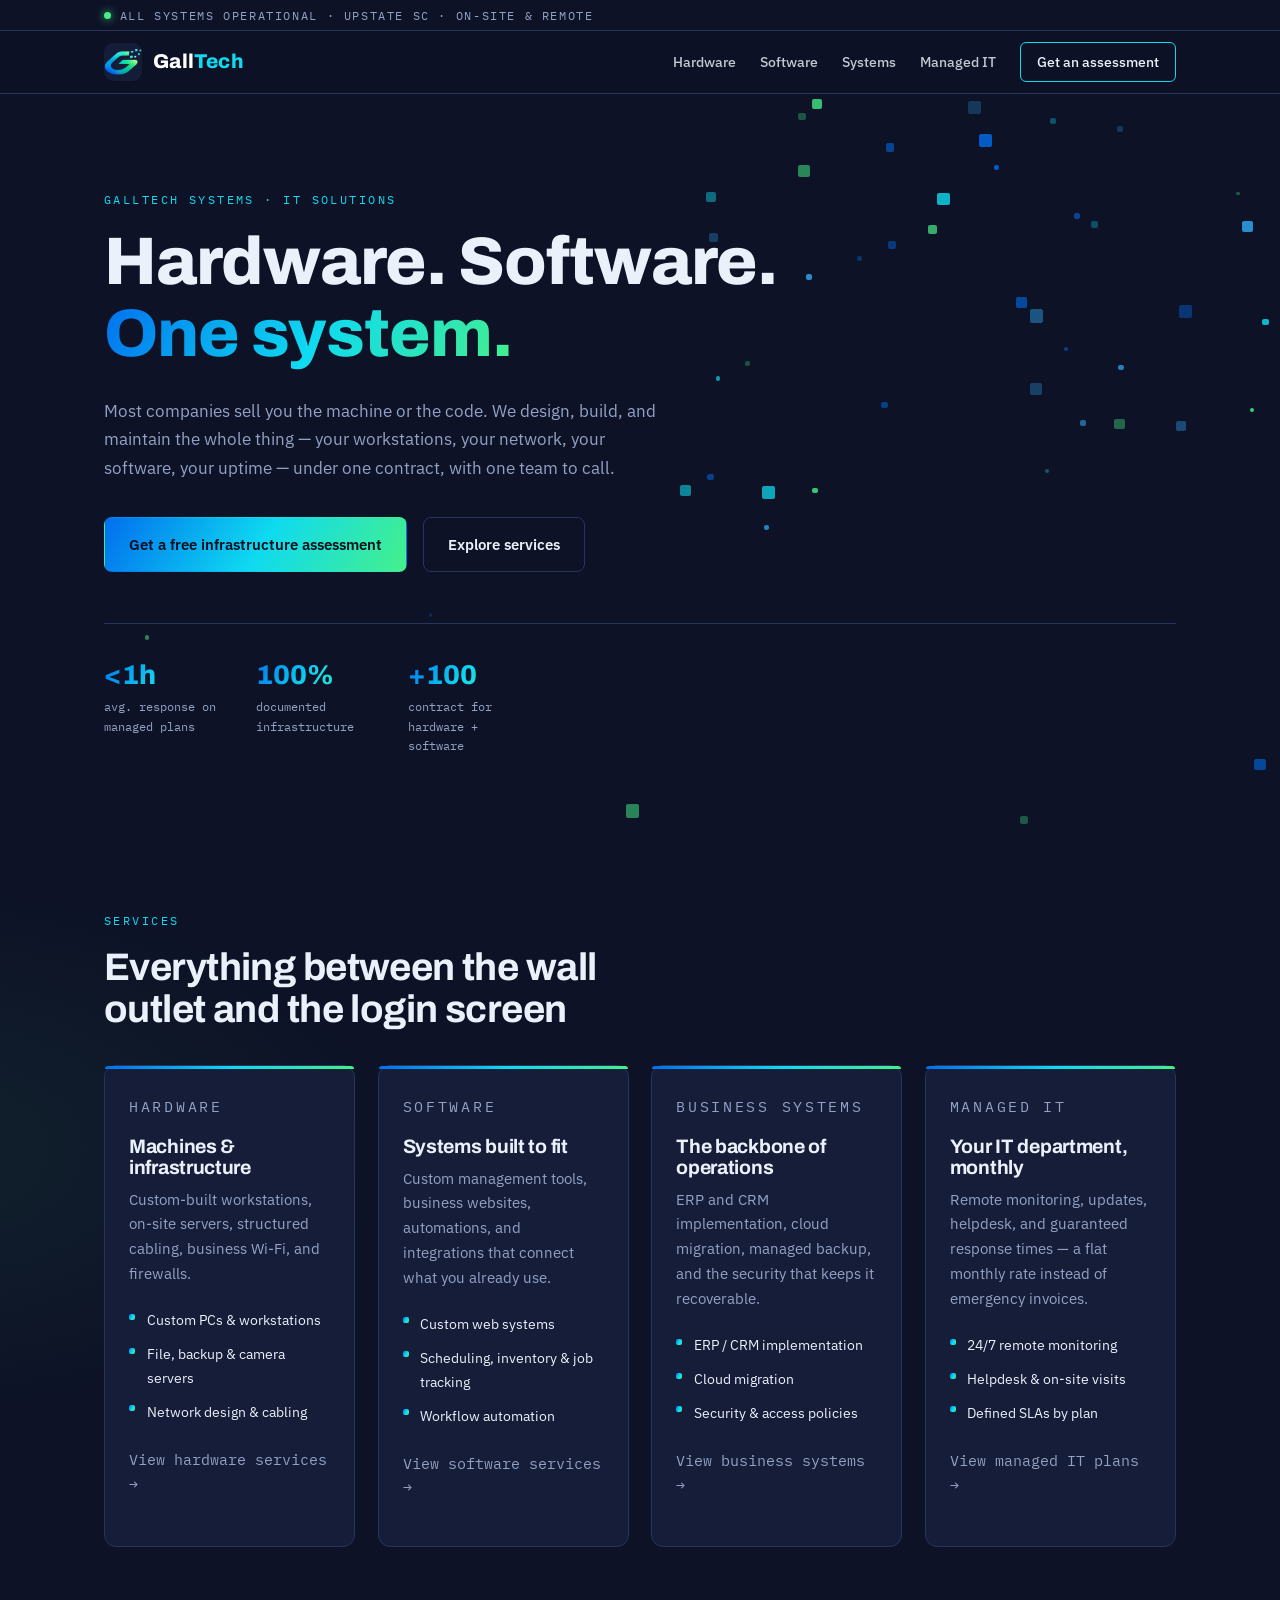
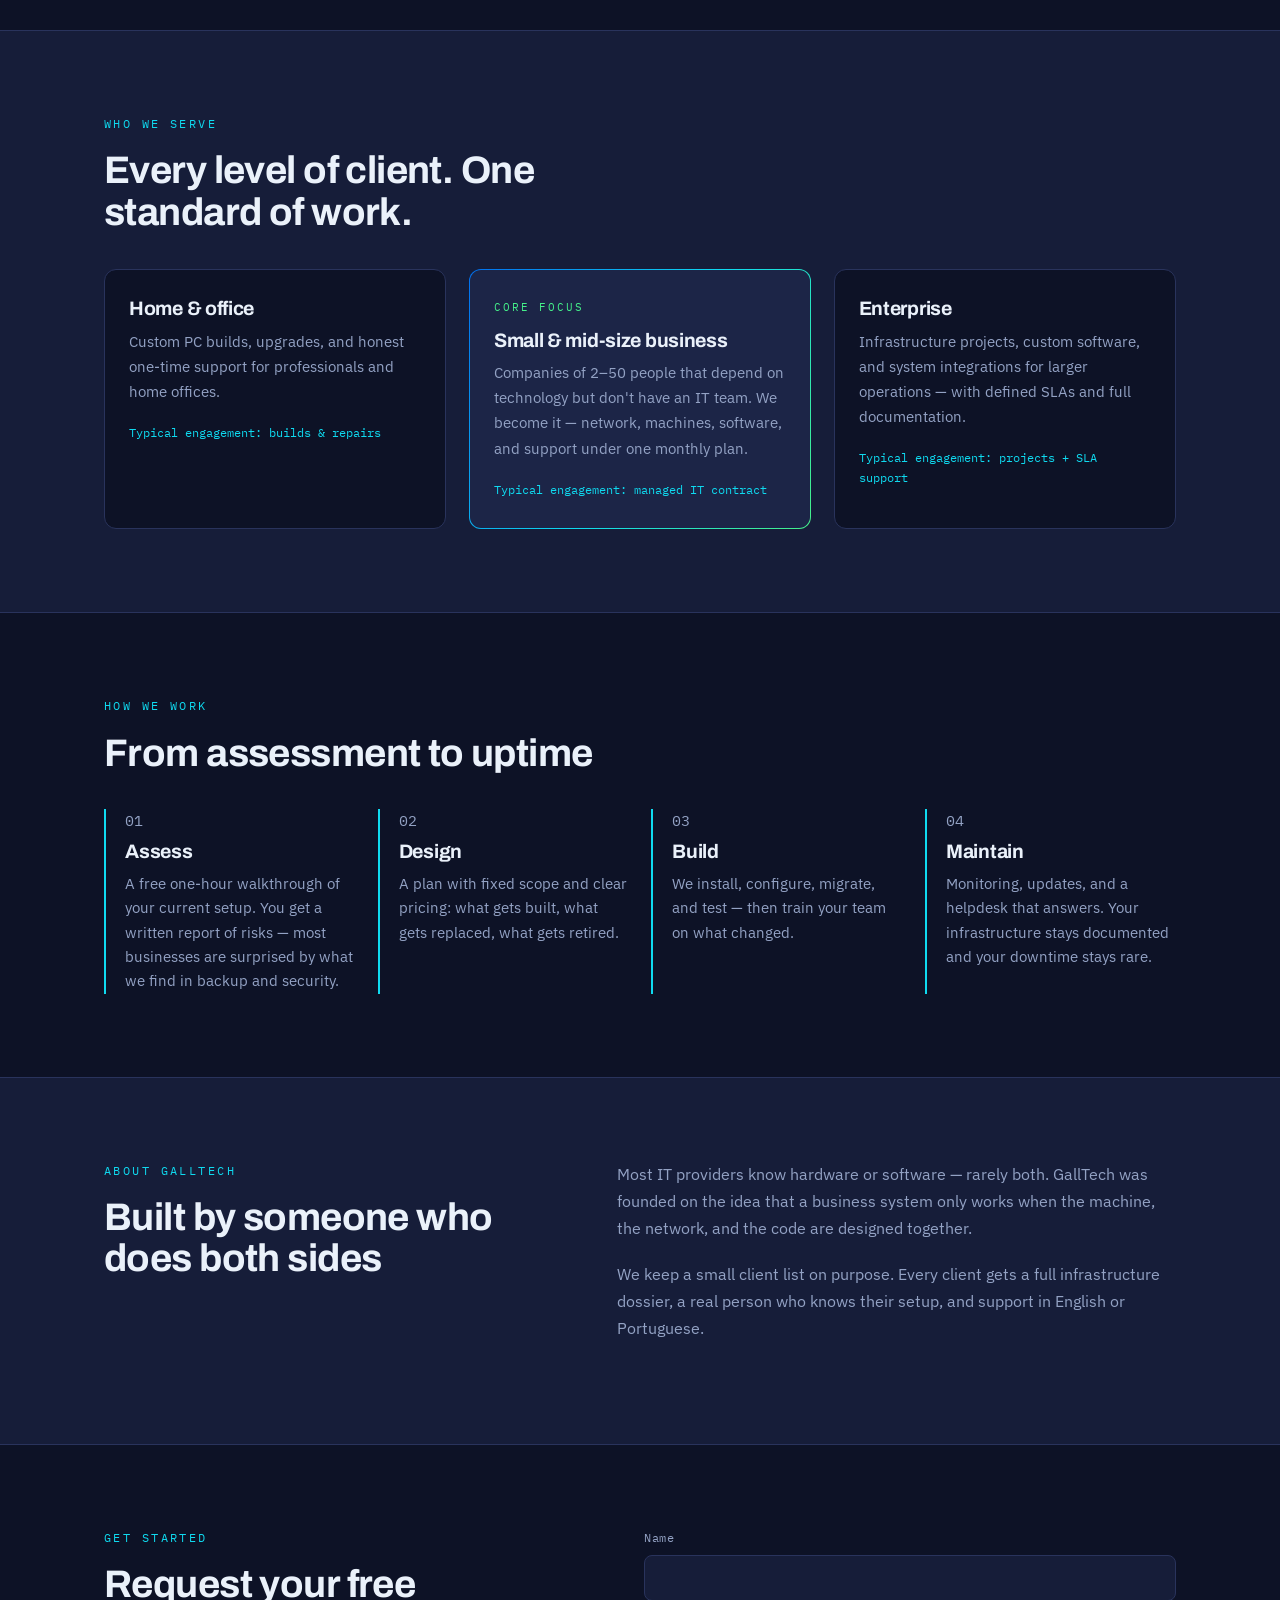
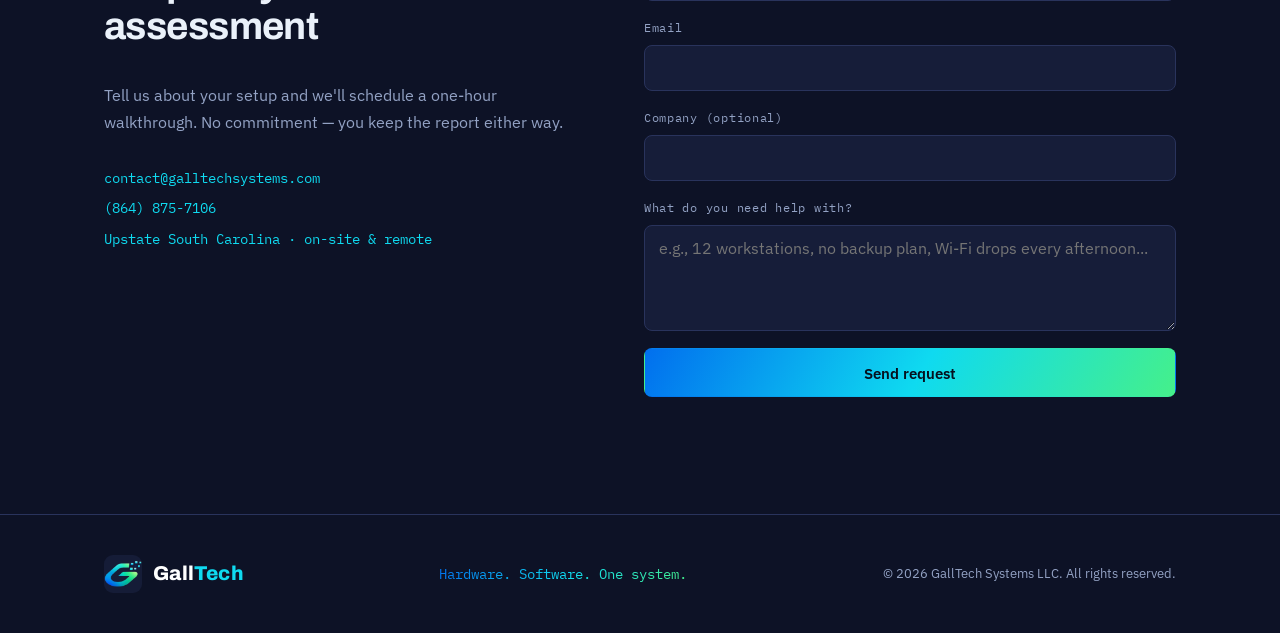
<file: index.html>
<!DOCTYPE html>
<html lang="en">
<head>
  <meta charset="UTF-8">
  <meta name="viewport" content="width=device-width, initial-scale=1.0">
  <title>GallTech — Hardware. Software. One system.</title>
  <meta name="description" content="GallTech designs, builds, and maintains complete technology systems for homes, small businesses, and enterprises. Hardware, software, and managed IT under one contract.">
  <link rel="icon" href="assets/logo.png">
  <link rel="preconnect" href="https://fonts.googleapis.com">
  <link rel="preconnect" href="https://fonts.gstatic.com" crossorigin>
  <link href="https://fonts.googleapis.com/css2?family=Archivo:wght@500;700;800&family=IBM+Plex+Sans:wght@400;500;600&family=IBM+Plex+Mono:wght@400;500&display=swap" rel="stylesheet">
  <link rel="stylesheet" href="styles.css">
</head>
<body>

  <!-- ===== STATUS STRIP ===== -->
  <div class="status-strip">
    <div class="status-inner">
      <span class="dot" aria-hidden="true"></span>
      <span>ALL SYSTEMS OPERATIONAL · UPSTATE SC · ON-SITE &amp; REMOTE</span>
    </div>
  </div>

  <!-- ===== NAV ===== -->
  <header class="nav" id="top">
    <div class="nav-inner">
      <a href="index.html" class="brand" aria-label="GallTech home">
        <img src="assets/logo.png" alt="GallTech logo">
        <span class="brand-name">Gall<span>Tech</span></span>
      </a>
      <nav class="nav-links" id="navLinks" aria-label="Main navigation">
        <a href="hardware.html">Hardware</a>
        <a href="software.html">Software</a>
        <a href="business-systems.html">Systems</a>
        <a href="managed-it.html">Managed IT</a>
        <a href="index.html#contact" class="nav-cta">Get an assessment</a>
      </nav>
      <button class="nav-toggle" id="navToggle" aria-expanded="false" aria-controls="navLinks" aria-label="Open menu">
        <span></span><span></span><span></span>
      </button>
    </div>
  </header>

  <!-- ===== HERO ===== -->
  <section class="hero">
    <div class="pixel-field" aria-hidden="true"></div>
    <div class="hero-inner">
      <p class="eyebrow">GALLTECH SYSTEMS · IT SOLUTIONS</p>
      <h1>Hardware. Software.<br><span class="grad-text">One system.</span></h1>
      <p class="hero-sub">Most companies sell you the machine or the code. We design, build, and maintain the whole thing — your workstations, your network, your software, your uptime — under one contract, with one team to call.</p>
      <div class="hero-actions">
        <a href="index.html#contact" class="btn btn-primary">Get a free infrastructure assessment</a>
        <a href="#services" class="btn btn-ghost">Explore services</a>
      </div>
      <ul class="hero-stats" aria-label="Company highlights">
        <li><strong>&lt;1h</strong><span>avg. response on managed plans</span></li>
        <li><strong>100%</strong><span>documented infrastructure</span></li>
        <li><strong>+100</strong><span>contract for hardware + software</span></li>
      </ul>
    </div>
  </section>

  <!-- ===== SERVICES ===== -->
  <section class="section" id="services">
    <div class="section-inner">
      <p class="eyebrow">SERVICES</p>
      <h2>Everything between the wall outlet and the login screen</h2>
      <div class="cards">
        <a class="card reveal" href="hardware.html">
          <p class="card-label">HARDWARE</p>
          <h3>Machines &amp; infrastructure</h3>
          <p>Custom-built workstations, on-site servers, structured cabling, business Wi-Fi, and firewalls.</p>
          <ul>
            <li>Custom PCs &amp; workstations</li>
            <li>File, backup &amp; camera servers</li>
            <li>Network design &amp; cabling</li>
          </ul>
          <p class="card-more">View hardware services →</p>
        </a>
        <a class="card reveal" href="software.html">
          <p class="card-label">SOFTWARE</p>
          <h3>Systems built to fit</h3>
          <p>Custom management tools, business websites, automations, and integrations that connect what you already use.</p>
          <ul>
            <li>Custom web systems</li>
            <li>Scheduling, inventory &amp; job tracking</li>
            <li>Workflow automation</li>
          </ul>
          <p class="card-more">View software services →</p>
        </a>
        <a class="card reveal" href="business-systems.html">
          <p class="card-label">BUSINESS SYSTEMS</p>
          <h3>The backbone of operations</h3>
          <p>ERP and CRM implementation, cloud migration, managed backup, and the security that keeps it recoverable.</p>
          <ul>
            <li>ERP / CRM implementation</li>
            <li>Cloud migration</li>
            <li>Security &amp; access policies</li>
          </ul>
          <p class="card-more">View business systems →</p>
        </a>
        <a class="card reveal" href="managed-it.html">
          <p class="card-label">MANAGED IT</p>
          <h3>Your IT department, monthly</h3>
          <p>Remote monitoring, updates, helpdesk, and guaranteed response times — a flat monthly rate instead of emergency invoices.</p>
          <ul>
            <li>24/7 remote monitoring</li>
            <li>Helpdesk &amp; on-site visits</li>
            <li>Defined SLAs by plan</li>
          </ul>
          <p class="card-more">View managed IT plans →</p>
        </a>
      </div>
    </div>
  </section>

  <!-- ===== WHO WE SERVE ===== -->
  <section class="section section-alt" id="who">
    <div class="section-inner">
      <p class="eyebrow">WHO WE SERVE</p>
      <h2>Every level of client. One standard of work.</h2>
      <div class="tiers">
        <article class="tier reveal">
          <h3>Home &amp; office</h3>
          <p>Custom PC builds, upgrades, and honest one-time support for professionals and home offices.</p>
          <p class="tier-note">Typical engagement: builds &amp; repairs</p>
        </article>
        <article class="tier tier-featured reveal">
          <p class="tier-flag">CORE FOCUS</p>
          <h3>Small &amp; mid-size business</h3>
          <p>Companies of 2–50 people that depend on technology but don't have an IT team. We become it — network, machines, software, and support under one monthly plan.</p>
          <p class="tier-note">Typical engagement: managed IT contract</p>
        </article>
        <article class="tier reveal">
          <h3>Enterprise</h3>
          <p>Infrastructure projects, custom software, and system integrations for larger operations — with defined SLAs and full documentation.</p>
          <p class="tier-note">Typical engagement: projects + SLA support</p>
        </article>
      </div>
    </div>
  </section>

  <!-- ===== PROCESS ===== -->
  <section class="section" id="process">
    <div class="section-inner">
      <p class="eyebrow">HOW WE WORK</p>
      <h2>From assessment to uptime</h2>
      <ol class="steps">
        <li class="step reveal">
          <p class="step-num">01</p>
          <h3>Assess</h3>
          <p>A free one-hour walkthrough of your current setup. You get a written report of risks — most businesses are surprised by what we find in backup and security.</p>
        </li>
        <li class="step reveal">
          <p class="step-num">02</p>
          <h3>Design</h3>
          <p>A plan with fixed scope and clear pricing: what gets built, what gets replaced, what gets retired.</p>
        </li>
        <li class="step reveal">
          <p class="step-num">03</p>
          <h3>Build</h3>
          <p>We install, configure, migrate, and test — then train your team on what changed.</p>
        </li>
        <li class="step reveal">
          <p class="step-num">04</p>
          <h3>Maintain</h3>
          <p>Monitoring, updates, and a helpdesk that answers. Your infrastructure stays documented and your downtime stays rare.</p>
        </li>
      </ol>
    </div>
  </section>

  <!-- ===== ABOUT ===== -->
  <section class="section section-alt" id="about">
    <div class="section-inner about-grid">
      <div>
        <p class="eyebrow">ABOUT GALLTECH</p>
        <h2>Built by someone who does both sides</h2>
      </div>
      <div class="about-copy">
        <p>Most IT providers know hardware or software — rarely both. GallTech was founded on the idea that a business system only works when the machine, the network, and the code are designed together.</p>
        <p>We keep a small client list on purpose. Every client gets a full infrastructure dossier, a real person who knows their setup, and support in English or Portuguese.</p>
      </div>
    </div>
  </section>

  <!-- ===== CONTACT ===== -->
  <section class="section" id="contact">
    <div class="section-inner contact-grid">
      <div>
        <p class="eyebrow">GET STARTED</p>
        <h2>Request your free assessment</h2>
        <p class="contact-sub">Tell us about your setup and we'll schedule a one-hour walkthrough. No commitment — you keep the report either way.</p>
        <p class="contact-line mono">contact@galltechsystems.com</p>
        <p class="contact-line mono">(864) 875-7106</p>
        <p class="contact-line mono">Upstate South Carolina · on-site &amp; remote</p>
      </div>
      <!-- Replace YOUR_FORM_ID with your Formspree form ID -->
      <form class="contact-form" action="https://formspree.io/f/YOUR_FORM_ID" method="POST">
        <label>Name
          <input type="text" name="name" required autocomplete="name">
        </label>
        <label>Email
          <input type="email" name="email" required autocomplete="email">
        </label>
        <label>Company (optional)
          <input type="text" name="company" autocomplete="organization">
        </label>
        <label>What do you need help with?
          <textarea name="message" rows="4" required placeholder="e.g., 12 workstations, no backup plan, Wi-Fi drops every afternoon..."></textarea>
        </label>
        <button type="submit" class="btn btn-primary">Send request</button>
        <p class="form-status" id="formStatus" role="status"></p>
      </form>
    </div>
  </section>

  <!-- ===== FOOTER ===== -->
  <footer class="footer">
    <div class="footer-inner">
      <a href="index.html" class="brand" aria-label="GallTech home">
        <img src="assets/logo.png" alt="GallTech logo">
        <span class="brand-name">Gall<span>Tech</span></span>
      </a>
      <p class="mono">Hardware. Software. One system.</p>
      <p class="footer-copy">&copy; 2026 GallTech Systems LLC. All rights reserved.</p>
    </div>
  </footer>

  <script src="script.js"></script>
</body>
</html>
</file>
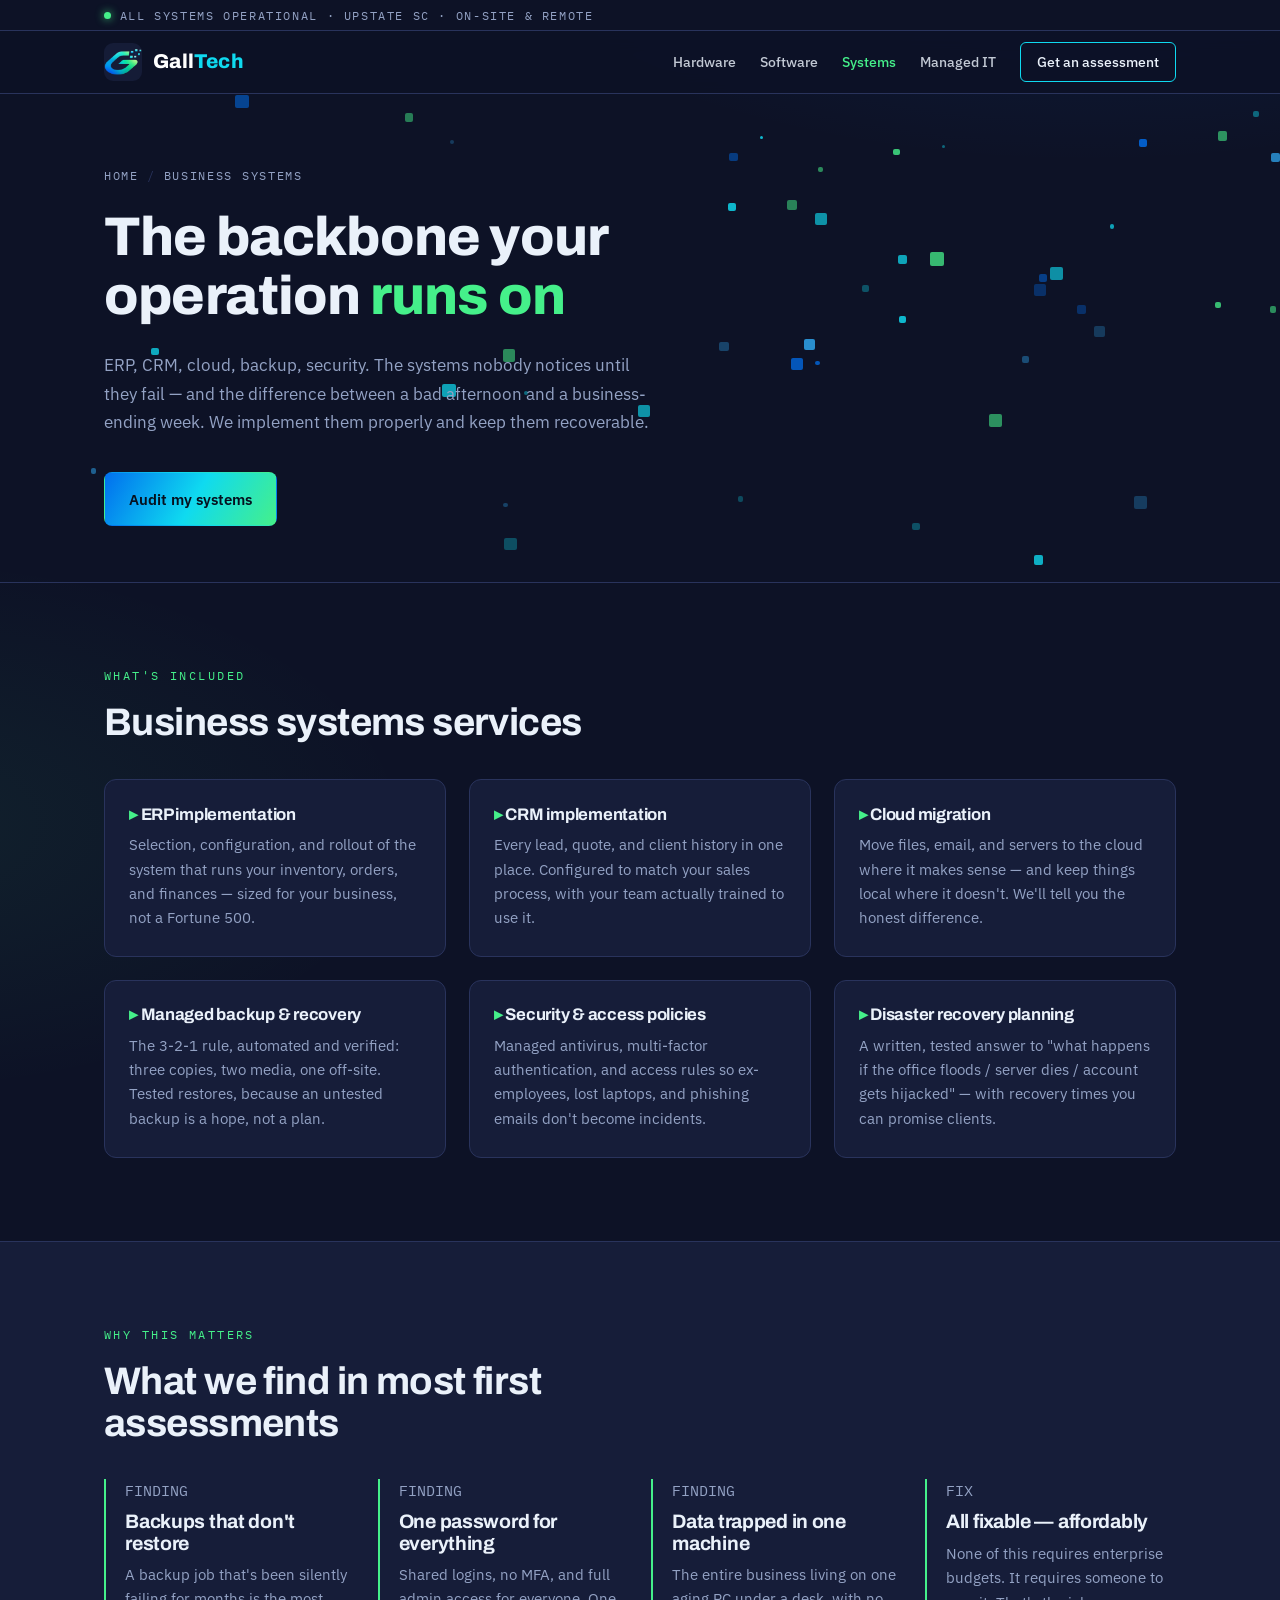
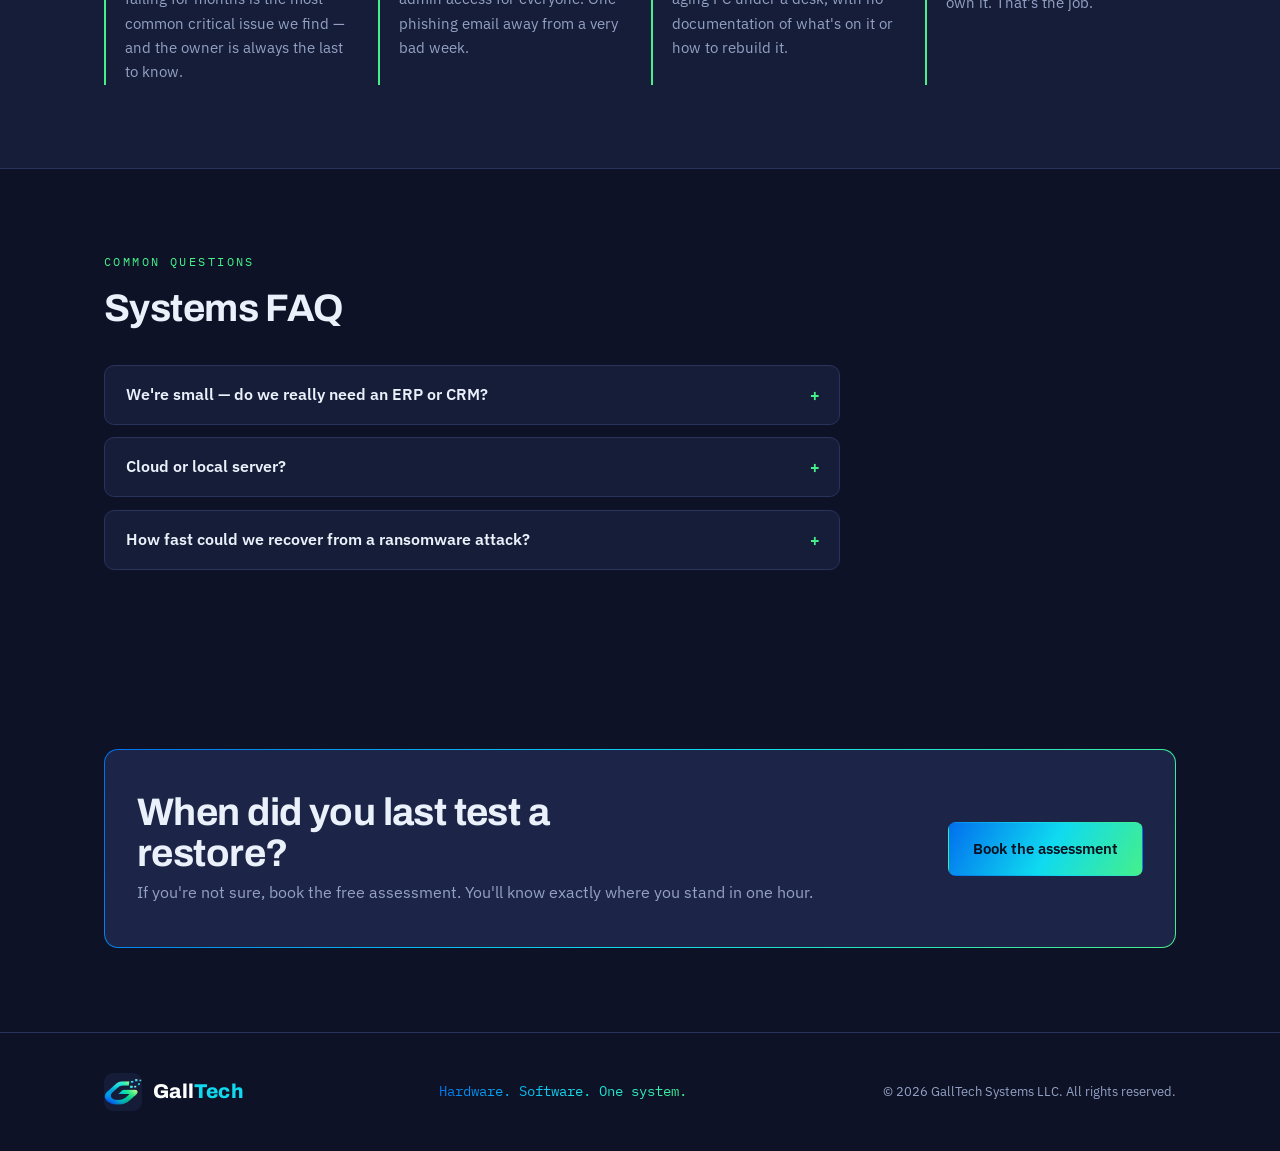
<file: business-systems.html>
<!DOCTYPE html>
<html lang="en">
<head>
  <meta charset="UTF-8">
  <meta name="viewport" content="width=device-width, initial-scale=1.0">
  <title>Business Systems — GallTech</title>
  <meta name="description" content="ERP and CRM implementation, cloud migration, managed backup, and security policies. GallTech builds the systems backbone that keeps your operation running and recoverable.">
  <link rel="icon" href="assets/logo.png">
  <link rel="preconnect" href="https://fonts.googleapis.com">
  <link rel="preconnect" href="https://fonts.gstatic.com" crossorigin>
  <link href="https://fonts.googleapis.com/css2?family=Archivo:wght@500;700;800&family=IBM+Plex+Sans:wght@400;500;600&family=IBM+Plex+Mono:wght@400;500&display=swap" rel="stylesheet">
  <link rel="stylesheet" href="styles.css">
</head>
<body data-accent="green">

  <div class="status-strip">
    <div class="status-inner">
      <span class="dot" aria-hidden="true"></span>
      <span>ALL SYSTEMS OPERATIONAL · UPSTATE SC · ON-SITE &amp; REMOTE</span>
    </div>
  </div>

  <header class="nav" id="top">
    <div class="nav-inner">
      <a href="index.html" class="brand" aria-label="GallTech home">
        <img src="assets/logo.png" alt="GallTech logo">
        <span class="brand-name">Gall<span>Tech</span></span>
      </a>
      <nav class="nav-links" id="navLinks" aria-label="Main navigation">
        <a href="hardware.html">Hardware</a>
        <a href="software.html">Software</a>
        <a href="business-systems.html" aria-current="page">Systems</a>
        <a href="managed-it.html">Managed IT</a>
        <a href="index.html#contact" class="nav-cta">Get an assessment</a>
      </nav>
      <button class="nav-toggle" id="navToggle" aria-expanded="false" aria-controls="navLinks" aria-label="Open menu">
        <span></span><span></span><span></span>
      </button>
    </div>
  </header>

  <section class="page-hero">
    <div class="pixel-field" aria-hidden="true"></div>
    <div class="hero-inner">
      <p class="crumb"><a href="index.html">HOME</a><span class="sep">/</span>BUSINESS SYSTEMS</p>
      <h1>The backbone your operation <span class="accent-word">runs on</span></h1>
      <p class="hero-sub">ERP, CRM, cloud, backup, security. The systems nobody notices until they fail — and the difference between a bad afternoon and a business-ending week. We implement them properly and keep them recoverable.</p>
      <div class="hero-actions">
        <a href="index.html#contact" class="btn btn-primary">Audit my systems</a>
      </div>
    </div>
  </section>

  <section class="section">
    <div class="section-inner">
      <p class="eyebrow">WHAT'S INCLUDED</p>
      <h2>Business systems services</h2>
      <div class="detail-grid">
        <article class="detail reveal">
          <h3>ERP implementation</h3>
          <p>Selection, configuration, and rollout of the system that runs your inventory, orders, and finances — sized for your business, not a Fortune 500.</p>
        </article>
        <article class="detail reveal">
          <h3>CRM implementation</h3>
          <p>Every lead, quote, and client history in one place. Configured to match your sales process, with your team actually trained to use it.</p>
        </article>
        <article class="detail reveal">
          <h3>Cloud migration</h3>
          <p>Move files, email, and servers to the cloud where it makes sense — and keep things local where it doesn't. We'll tell you the honest difference.</p>
        </article>
        <article class="detail reveal">
          <h3>Managed backup &amp; recovery</h3>
          <p>The 3-2-1 rule, automated and verified: three copies, two media, one off-site. Tested restores, because an untested backup is a hope, not a plan.</p>
        </article>
        <article class="detail reveal">
          <h3>Security &amp; access policies</h3>
          <p>Managed antivirus, multi-factor authentication, and access rules so ex-employees, lost laptops, and phishing emails don't become incidents.</p>
        </article>
        <article class="detail reveal">
          <h3>Disaster recovery planning</h3>
          <p>A written, tested answer to "what happens if the office floods / server dies / account gets hijacked" — with recovery times you can promise clients.</p>
        </article>
      </div>
    </div>
  </section>

  <section class="section section-alt">
    <div class="section-inner">
      <p class="eyebrow">WHY THIS MATTERS</p>
      <h2>What we find in most first assessments</h2>
      <ol class="steps">
        <li class="step reveal">
          <p class="step-num">FINDING</p>
          <h3>Backups that don't restore</h3>
          <p>A backup job that's been silently failing for months is the most common critical issue we find — and the owner is always the last to know.</p>
        </li>
        <li class="step reveal">
          <p class="step-num">FINDING</p>
          <h3>One password for everything</h3>
          <p>Shared logins, no MFA, and full admin access for everyone. One phishing email away from a very bad week.</p>
        </li>
        <li class="step reveal">
          <p class="step-num">FINDING</p>
          <h3>Data trapped in one machine</h3>
          <p>The entire business living on one aging PC under a desk, with no documentation of what's on it or how to rebuild it.</p>
        </li>
        <li class="step reveal">
          <p class="step-num">FIX</p>
          <h3>All fixable — affordably</h3>
          <p>None of this requires enterprise budgets. It requires someone to own it. That's the job.</p>
        </li>
      </ol>
    </div>
  </section>

  <section class="section">
    <div class="section-inner">
      <p class="eyebrow">COMMON QUESTIONS</p>
      <h2>Systems FAQ</h2>
      <div class="faq">
        <details class="reveal">
          <summary>We're small — do we really need an ERP or CRM?</summary>
          <p>Maybe not yet, and we'll say so. Many clients start with a well-organized shared drive, a simple CRM, and solid backup — then grow into bigger systems when the volume justifies it.</p>
        </details>
        <details class="reveal">
          <summary>Cloud or local server?</summary>
          <p>It depends on your internet reliability, data size, and workflow. Often the answer is hybrid: cloud for email and files, local for cameras and heavy data. We quote both honestly.</p>
        </details>
        <details class="reveal">
          <summary>How fast could we recover from a ransomware attack?</summary>
          <p>With our managed backup setup, the target is same-day recovery for critical data. If you can't answer this question today, that's exactly what the free assessment is for.</p>
        </details>
      </div>
    </div>
  </section>

  <section class="section">
    <div class="section-inner">
      <div class="cta-banner reveal">
        <div>
          <h2>When did you last test a restore?</h2>
          <p>If you're not sure, book the free assessment. You'll know exactly where you stand in one hour.</p>
        </div>
        <a href="index.html#contact" class="btn btn-primary">Book the assessment</a>
      </div>
    </div>
  </section>

  <footer class="footer">
    <div class="footer-inner">
      <a href="index.html" class="brand" aria-label="GallTech home">
        <img src="assets/logo.png" alt="GallTech logo">
        <span class="brand-name">Gall<span>Tech</span></span>
      </a>
      <p class="mono">Hardware. Software. One system.</p>
      <p class="footer-copy">&copy; 2026 GallTech Systems LLC. All rights reserved.</p>
    </div>
  </footer>

  <script src="script.js"></script>
</body>
</html>
</file>
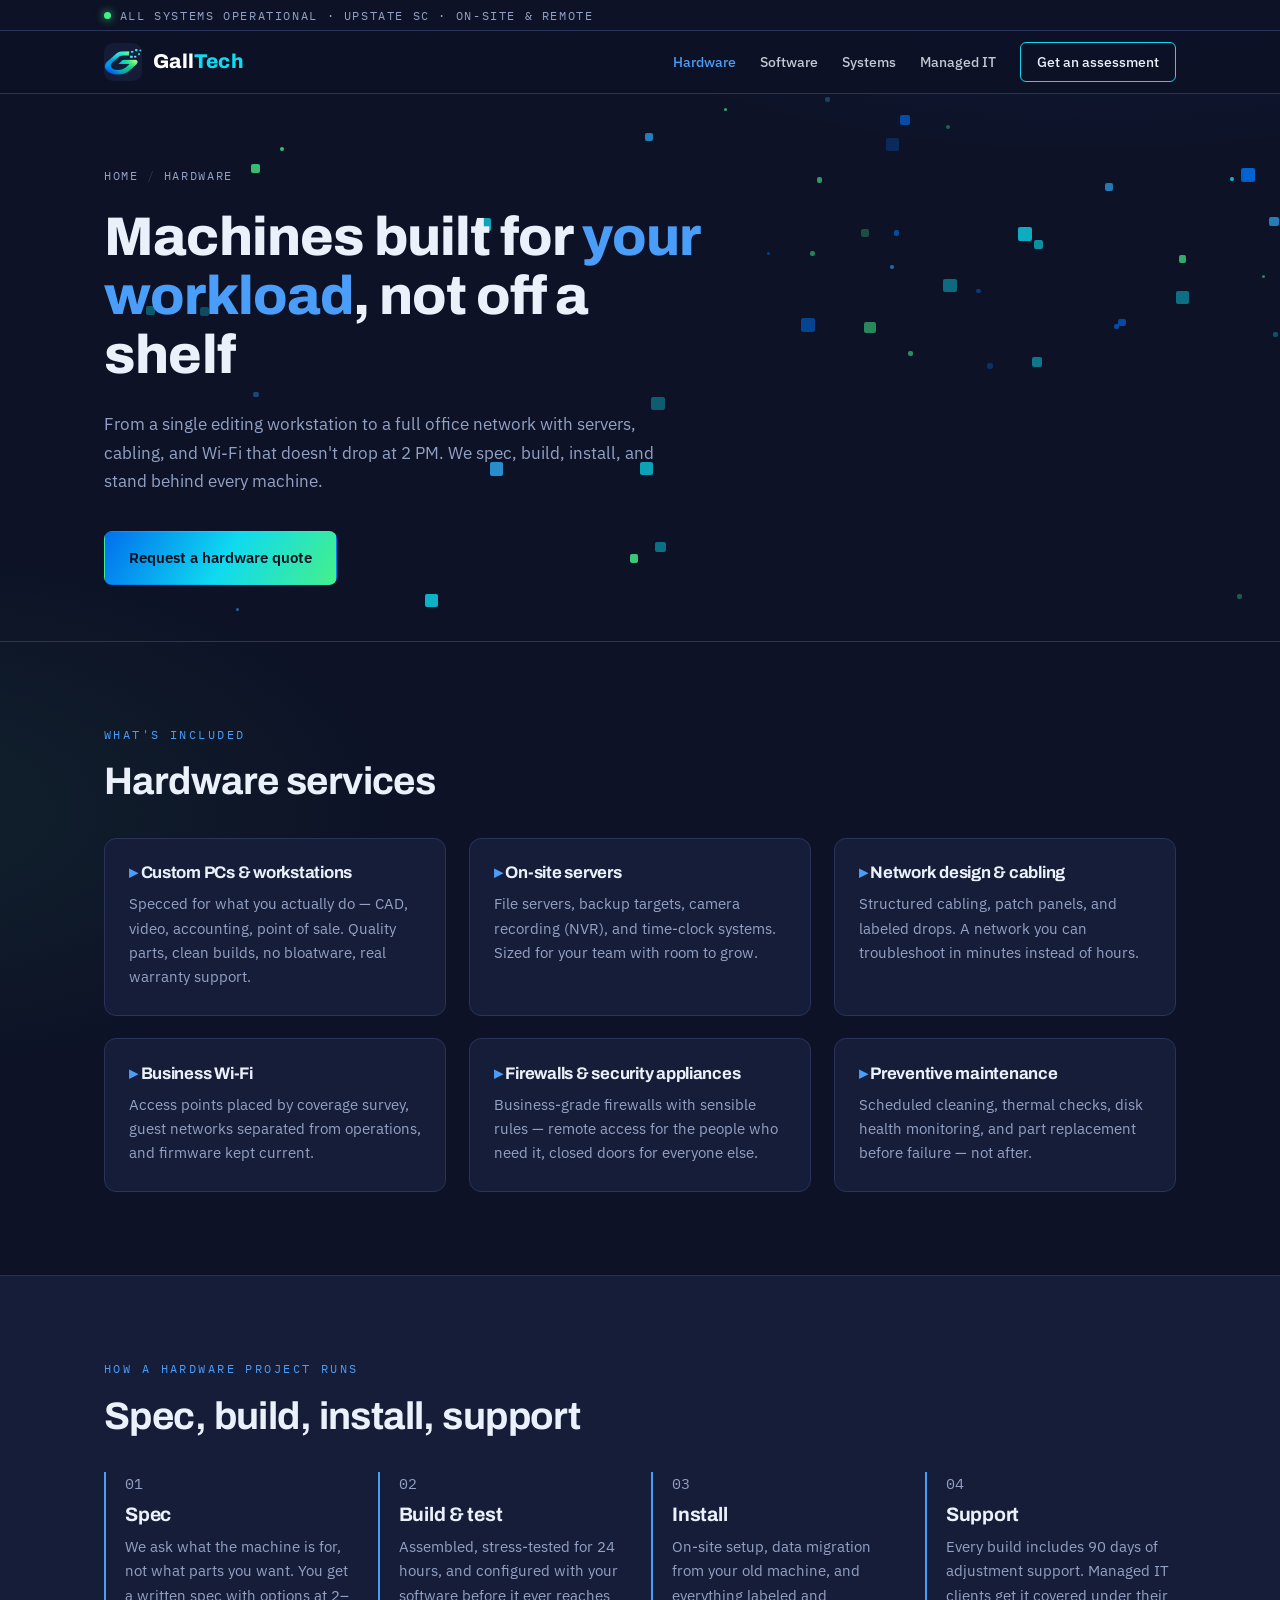
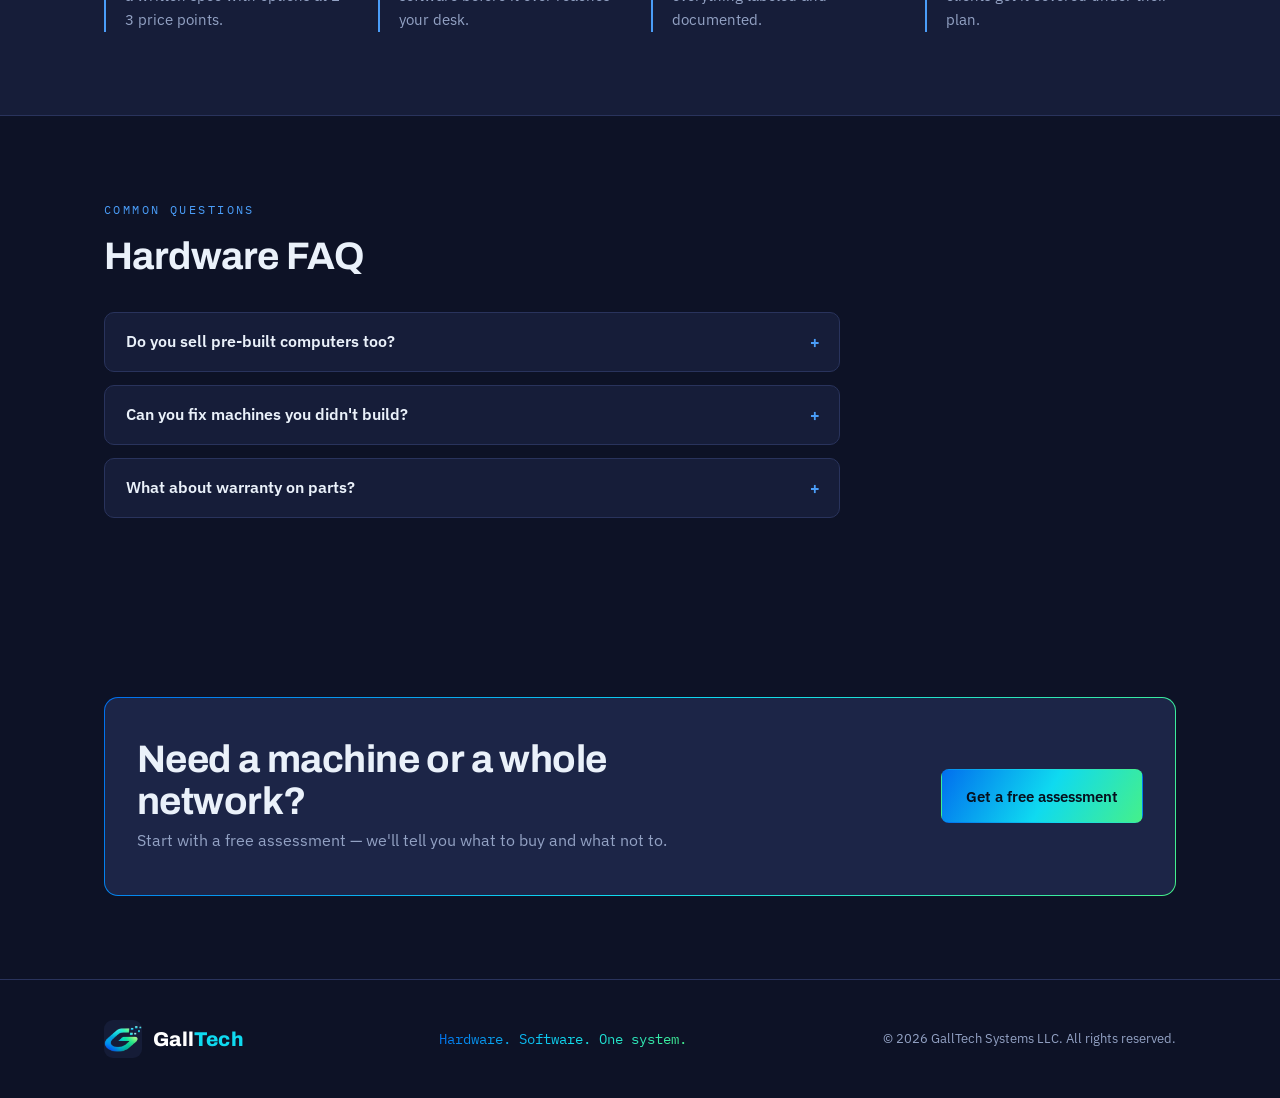
<file: hardware.html>
<!DOCTYPE html>
<html lang="en">
<head>
  <meta charset="UTF-8">
  <meta name="viewport" content="width=device-width, initial-scale=1.0">
  <title>Hardware Services — GallTech</title>
  <meta name="description" content="Custom workstations, on-site servers, network design, structured cabling, and business Wi-Fi. GallTech builds hardware infrastructure for your workload — not off a shelf.">
  <link rel="icon" href="assets/logo.png">
  <link rel="preconnect" href="https://fonts.googleapis.com">
  <link rel="preconnect" href="https://fonts.gstatic.com" crossorigin>
  <link href="https://fonts.googleapis.com/css2?family=Archivo:wght@500;700;800&family=IBM+Plex+Sans:wght@400;500;600&family=IBM+Plex+Mono:wght@400;500&display=swap" rel="stylesheet">
  <link rel="stylesheet" href="styles.css">
</head>
<body data-accent="blue">

  <div class="status-strip">
    <div class="status-inner">
      <span class="dot" aria-hidden="true"></span>
      <span>ALL SYSTEMS OPERATIONAL · UPSTATE SC · ON-SITE &amp; REMOTE</span>
    </div>
  </div>

  <header class="nav" id="top">
    <div class="nav-inner">
      <a href="index.html" class="brand" aria-label="GallTech home">
        <img src="assets/logo.png" alt="GallTech logo">
        <span class="brand-name">Gall<span>Tech</span></span>
      </a>
      <nav class="nav-links" id="navLinks" aria-label="Main navigation">
        <a href="hardware.html" aria-current="page">Hardware</a>
        <a href="software.html">Software</a>
        <a href="business-systems.html">Systems</a>
        <a href="managed-it.html">Managed IT</a>
        <a href="index.html#contact" class="nav-cta">Get an assessment</a>
      </nav>
      <button class="nav-toggle" id="navToggle" aria-expanded="false" aria-controls="navLinks" aria-label="Open menu">
        <span></span><span></span><span></span>
      </button>
    </div>
  </header>

  <section class="page-hero">
    <div class="pixel-field" aria-hidden="true"></div>
    <div class="hero-inner">
      <p class="crumb"><a href="index.html">HOME</a><span class="sep">/</span>HARDWARE</p>
      <h1>Machines built for <span class="accent-word">your workload</span>, not off a shelf</h1>
      <p class="hero-sub">From a single editing workstation to a full office network with servers, cabling, and Wi-Fi that doesn't drop at 2 PM. We spec, build, install, and stand behind every machine.</p>
      <div class="hero-actions">
        <a href="index.html#contact" class="btn btn-primary">Request a hardware quote</a>
      </div>
    </div>
  </section>

  <section class="section">
    <div class="section-inner">
      <p class="eyebrow">WHAT'S INCLUDED</p>
      <h2>Hardware services</h2>
      <div class="detail-grid">
        <article class="detail reveal">
          <h3>Custom PCs &amp; workstations</h3>
          <p>Specced for what you actually do — CAD, video, accounting, point of sale. Quality parts, clean builds, no bloatware, real warranty support.</p>
        </article>
        <article class="detail reveal">
          <h3>On-site servers</h3>
          <p>File servers, backup targets, camera recording (NVR), and time-clock systems. Sized for your team with room to grow.</p>
        </article>
        <article class="detail reveal">
          <h3>Network design &amp; cabling</h3>
          <p>Structured cabling, patch panels, and labeled drops. A network you can troubleshoot in minutes instead of hours.</p>
        </article>
        <article class="detail reveal">
          <h3>Business Wi-Fi</h3>
          <p>Access points placed by coverage survey, guest networks separated from operations, and firmware kept current.</p>
        </article>
        <article class="detail reveal">
          <h3>Firewalls &amp; security appliances</h3>
          <p>Business-grade firewalls with sensible rules — remote access for the people who need it, closed doors for everyone else.</p>
        </article>
        <article class="detail reveal">
          <h3>Preventive maintenance</h3>
          <p>Scheduled cleaning, thermal checks, disk health monitoring, and part replacement before failure — not after.</p>
        </article>
      </div>
    </div>
  </section>

  <section class="section section-alt">
    <div class="section-inner">
      <p class="eyebrow">HOW A HARDWARE PROJECT RUNS</p>
      <h2>Spec, build, install, support</h2>
      <ol class="steps">
        <li class="step reveal">
          <p class="step-num">01</p>
          <h3>Spec</h3>
          <p>We ask what the machine is for, not what parts you want. You get a written spec with options at 2–3 price points.</p>
        </li>
        <li class="step reveal">
          <p class="step-num">02</p>
          <h3>Build &amp; test</h3>
          <p>Assembled, stress-tested for 24 hours, and configured with your software before it ever reaches your desk.</p>
        </li>
        <li class="step reveal">
          <p class="step-num">03</p>
          <h3>Install</h3>
          <p>On-site setup, data migration from your old machine, and everything labeled and documented.</p>
        </li>
        <li class="step reveal">
          <p class="step-num">04</p>
          <h3>Support</h3>
          <p>Every build includes 90 days of adjustment support. Managed IT clients get it covered under their plan.</p>
        </li>
      </ol>
    </div>
  </section>

  <section class="section">
    <div class="section-inner">
      <p class="eyebrow">COMMON QUESTIONS</p>
      <h2>Hardware FAQ</h2>
      <div class="faq">
        <details class="reveal">
          <summary>Do you sell pre-built computers too?</summary>
          <p>Yes — when a quality pre-built is the right call for the budget, we source it, configure it, and support it. We recommend what fits, not what pays more.</p>
        </details>
        <details class="reveal">
          <summary>Can you fix machines you didn't build?</summary>
          <p>Absolutely. Diagnostics, upgrades, and repairs on existing equipment are a big part of what we do — and often the first step of an infrastructure assessment.</p>
        </details>
        <details class="reveal">
          <summary>What about warranty on parts?</summary>
          <p>All parts carry manufacturer warranty, and we handle the RMA process for you. You talk to us, not to a support line overseas.</p>
        </details>
      </div>
    </div>
  </section>

  <section class="section">
    <div class="section-inner">
      <div class="cta-banner reveal">
        <div>
          <h2>Need a machine or a whole network?</h2>
          <p>Start with a free assessment — we'll tell you what to buy and what not to.</p>
        </div>
        <a href="index.html#contact" class="btn btn-primary">Get a free assessment</a>
      </div>
    </div>
  </section>

  <footer class="footer">
    <div class="footer-inner">
      <a href="index.html" class="brand" aria-label="GallTech home">
        <img src="assets/logo.png" alt="GallTech logo">
        <span class="brand-name">Gall<span>Tech</span></span>
      </a>
      <p class="mono">Hardware. Software. One system.</p>
      <p class="footer-copy">&copy; 2026 GallTech Systems LLC. All rights reserved.</p>
    </div>
  </footer>

  <script src="script.js"></script>
</body>
</html>
</file>
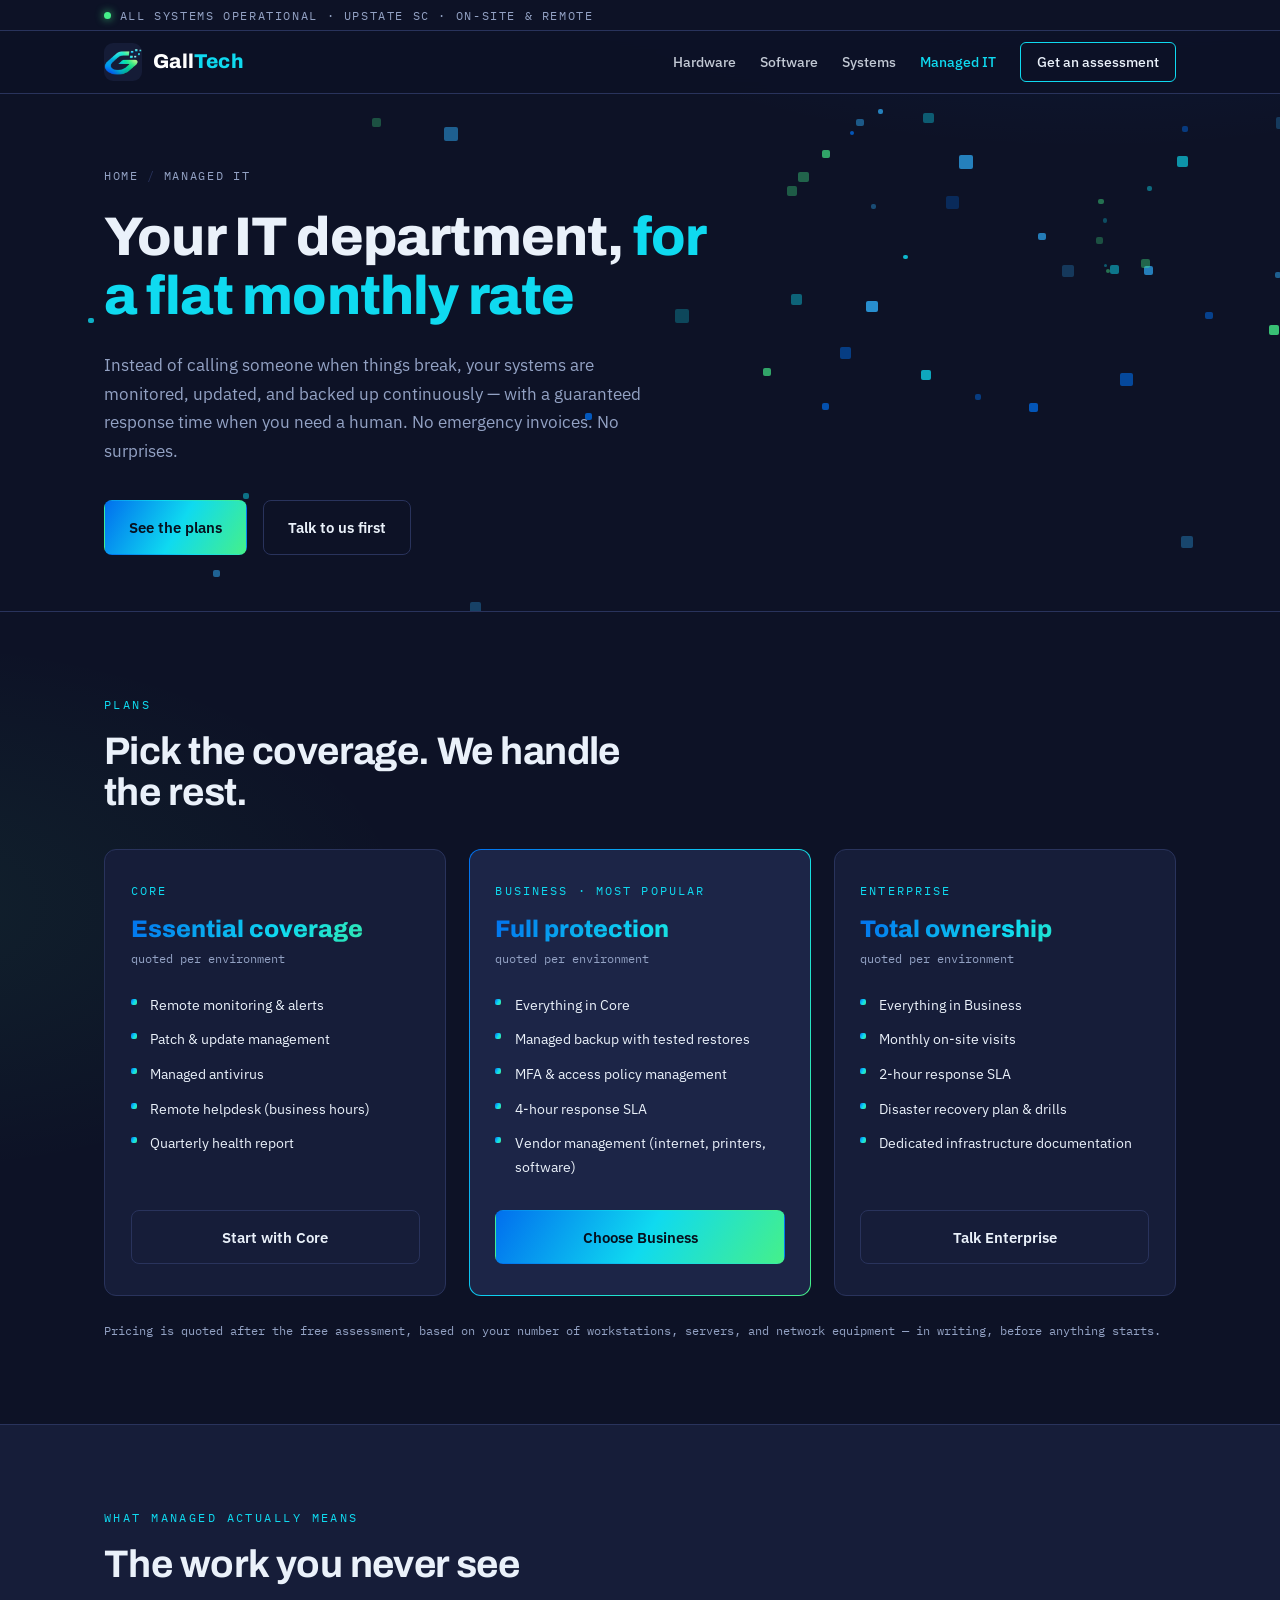
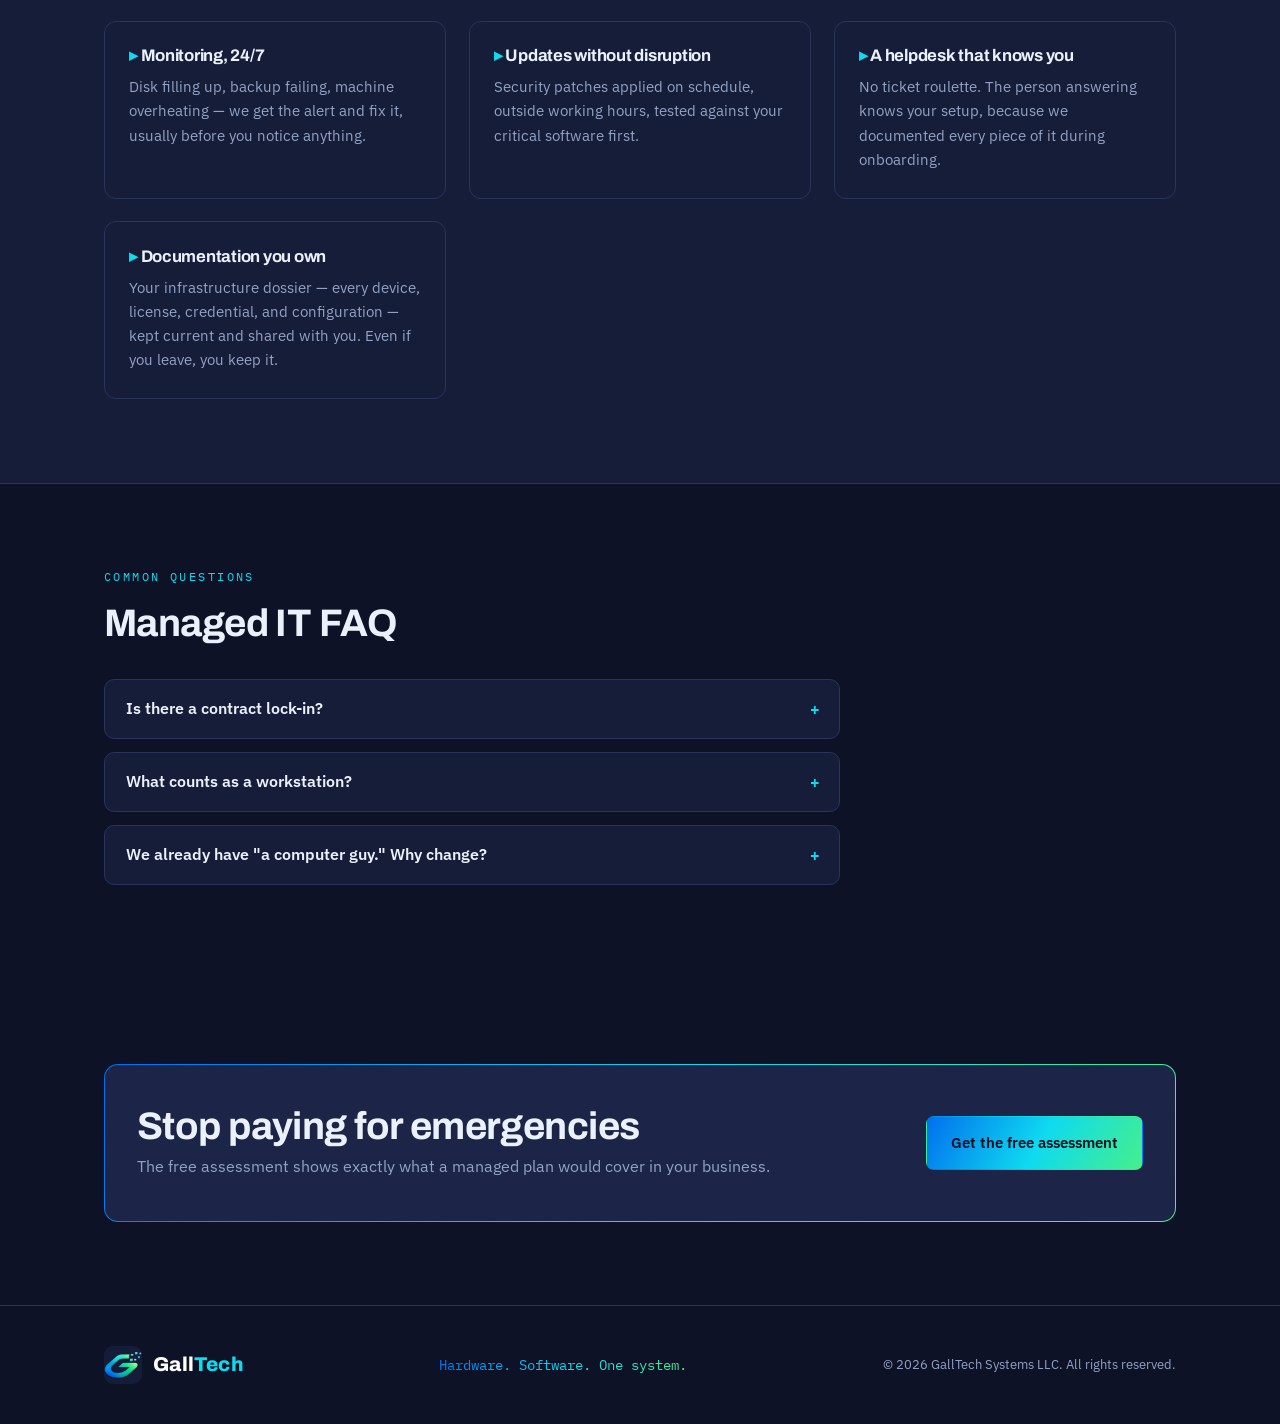
<file: managed-it.html>
<!DOCTYPE html>
<html lang="en">
<head>
  <meta charset="UTF-8">
  <meta name="viewport" content="width=device-width, initial-scale=1.0">
  <title>Managed IT Plans — GallTech</title>
  <meta name="description" content="Managed IT for small and mid-size businesses: remote monitoring, helpdesk, backup, security, and guaranteed response times at a flat monthly rate.">
  <link rel="icon" href="assets/logo.png">
  <link rel="preconnect" href="https://fonts.googleapis.com">
  <link rel="preconnect" href="https://fonts.gstatic.com" crossorigin>
  <link href="https://fonts.googleapis.com/css2?family=Archivo:wght@500;700;800&family=IBM+Plex+Sans:wght@400;500;600&family=IBM+Plex+Mono:wght@400;500&display=swap" rel="stylesheet">
  <link rel="stylesheet" href="styles.css">
  <style>
    /* Plans grid (page-specific) */
    .plans {
      display: grid;
      grid-template-columns: repeat(auto-fit, minmax(260px, 1fr));
      gap: 1.4rem;
      align-items: stretch;
    }
    .plan {
      background: var(--navy);
      border: 1px solid var(--line);
      border-radius: 12px;
      padding: 1.9rem 1.6rem;
      display: flex;
      flex-direction: column;
    }
    .plan-featured {
      border: 1px solid transparent;
      background:
        linear-gradient(var(--navy-soft), var(--navy-soft)) padding-box,
        var(--grad) border-box;
    }
    .plan-name {
      font-family: var(--mono);
      font-size: 0.74rem;
      letter-spacing: 0.18em;
      color: var(--cyan);
      margin-bottom: 0.6rem;
    }
    .plan-price {
      font-family: var(--display);
      font-weight: 800;
      font-size: 1.5rem;
      background: var(--grad);
      -webkit-background-clip: text;
      background-clip: text;
      color: transparent;
    }
    .plan-per {
      font-family: var(--mono);
      font-size: 0.72rem;
      color: var(--muted);
      margin-bottom: 1.2rem;
    }
    .plan ul { list-style: none; margin-bottom: 1.6rem; flex: 1; }
    .plan li {
      font-size: 0.9rem;
      padding: 0.34rem 0 0.34rem 1.2rem;
      position: relative;
    }
    .plan li::before {
      content: "";
      position: absolute;
      left: 0; top: 0.78em;
      width: 6px; height: 6px;
      border-radius: 2px;
      background: var(--grad);
    }
    .plan .btn { text-align: center; }
    .plan-note {
      font-family: var(--mono);
      font-size: 0.74rem;
      color: var(--muted);
      margin-top: 1.6rem;
    }
  </style>
</head>
<body data-accent="cyan">

  <div class="status-strip">
    <div class="status-inner">
      <span class="dot" aria-hidden="true"></span>
      <span>ALL SYSTEMS OPERATIONAL · UPSTATE SC · ON-SITE &amp; REMOTE</span>
    </div>
  </div>

  <header class="nav" id="top">
    <div class="nav-inner">
      <a href="index.html" class="brand" aria-label="GallTech home">
        <img src="assets/logo.png" alt="GallTech logo">
        <span class="brand-name">Gall<span>Tech</span></span>
      </a>
      <nav class="nav-links" id="navLinks" aria-label="Main navigation">
        <a href="hardware.html">Hardware</a>
        <a href="software.html">Software</a>
        <a href="business-systems.html">Systems</a>
        <a href="managed-it.html" aria-current="page">Managed IT</a>
        <a href="index.html#contact" class="nav-cta">Get an assessment</a>
      </nav>
      <button class="nav-toggle" id="navToggle" aria-expanded="false" aria-controls="navLinks" aria-label="Open menu">
        <span></span><span></span><span></span>
      </button>
    </div>
  </header>

  <section class="page-hero">
    <div class="pixel-field" aria-hidden="true"></div>
    <div class="hero-inner">
      <p class="crumb"><a href="index.html">HOME</a><span class="sep">/</span>MANAGED IT</p>
      <h1>Your IT department, <span class="accent-word">for a flat monthly rate</span></h1>
      <p class="hero-sub">Instead of calling someone when things break, your systems are monitored, updated, and backed up continuously — with a guaranteed response time when you need a human. No emergency invoices. No surprises.</p>
      <div class="hero-actions">
        <a href="#plans" class="btn btn-primary">See the plans</a>
        <a href="index.html#contact" class="btn btn-ghost">Talk to us first</a>
      </div>
    </div>
  </section>

  <section class="section" id="plans">
    <div class="section-inner">
      <p class="eyebrow">PLANS</p>
      <h2>Pick the coverage. We handle the rest.</h2>
      <div class="plans">
        <article class="plan reveal">
          <p class="plan-name">CORE</p>
          <p class="plan-price">Essential coverage</p>
          <p class="plan-per">quoted per environment</p>
          <ul>
            <li>Remote monitoring &amp; alerts</li>
            <li>Patch &amp; update management</li>
            <li>Managed antivirus</li>
            <li>Remote helpdesk (business hours)</li>
            <li>Quarterly health report</li>
          </ul>
          <a href="index.html#contact" class="btn btn-ghost">Start with Core</a>
        </article>
        <article class="plan plan-featured reveal">
          <p class="plan-name">BUSINESS · MOST POPULAR</p>
          <p class="plan-price">Full protection</p>
          <p class="plan-per">quoted per environment</p>
          <ul>
            <li>Everything in Core</li>
            <li>Managed backup with tested restores</li>
            <li>MFA &amp; access policy management</li>
            <li>4-hour response SLA</li>
            <li>Vendor management (internet, printers, software)</li>
          </ul>
          <a href="index.html#contact" class="btn btn-primary">Choose Business</a>
        </article>
        <article class="plan reveal">
          <p class="plan-name">ENTERPRISE</p>
          <p class="plan-price">Total ownership</p>
          <p class="plan-per">quoted per environment</p>
          <ul>
            <li>Everything in Business</li>
            <li>Monthly on-site visits</li>
            <li>2-hour response SLA</li>
            <li>Disaster recovery plan &amp; drills</li>
            <li>Dedicated infrastructure documentation</li>
          </ul>
          <a href="index.html#contact" class="btn btn-ghost">Talk Enterprise</a>
        </article>
      </div>
      <p class="plan-note">Pricing is quoted after the free assessment, based on your number of workstations, servers, and network equipment — in writing, before anything starts.</p>
    </div>
  </section>

  <section class="section section-alt">
    <div class="section-inner">
      <p class="eyebrow">WHAT MANAGED ACTUALLY MEANS</p>
      <h2>The work you never see</h2>
      <div class="detail-grid">
        <article class="detail reveal">
          <h3>Monitoring, 24/7</h3>
          <p>Disk filling up, backup failing, machine overheating — we get the alert and fix it, usually before you notice anything.</p>
        </article>
        <article class="detail reveal">
          <h3>Updates without disruption</h3>
          <p>Security patches applied on schedule, outside working hours, tested against your critical software first.</p>
        </article>
        <article class="detail reveal">
          <h3>A helpdesk that knows you</h3>
          <p>No ticket roulette. The person answering knows your setup, because we documented every piece of it during onboarding.</p>
        </article>
        <article class="detail reveal">
          <h3>Documentation you own</h3>
          <p>Your infrastructure dossier — every device, license, credential, and configuration — kept current and shared with you. Even if you leave, you keep it.</p>
        </article>
      </div>
    </div>
  </section>

  <section class="section">
    <div class="section-inner">
      <p class="eyebrow">COMMON QUESTIONS</p>
      <h2>Managed IT FAQ</h2>
      <div class="faq">
        <details class="reveal">
          <summary>Is there a contract lock-in?</summary>
          <p>Plans are month-to-month after the first 90 days. We'd rather earn the renewal than force it — and you keep your full documentation either way.</p>
        </details>
        <details class="reveal">
          <summary>What counts as a workstation?</summary>
          <p>Any PC, Mac, or laptop your team works on. Servers and network equipment are covered too, quoted separately based on your environment.</p>
        </details>
        <details class="reveal">
          <summary>We already have "a computer guy." Why change?</summary>
          <p>If it's working, keep them! The difference with managed IT is prevention: monitoring, tested backups, and documentation instead of waiting for something to break. The free assessment will show the gap, if there is one.</p>
        </details>
      </div>
    </div>
  </section>

  <section class="section">
    <div class="section-inner">
      <div class="cta-banner reveal">
        <div>
          <h2>Stop paying for emergencies</h2>
          <p>The free assessment shows exactly what a managed plan would cover in your business.</p>
        </div>
        <a href="index.html#contact" class="btn btn-primary">Get the free assessment</a>
      </div>
    </div>
  </section>

  <footer class="footer">
    <div class="footer-inner">
      <a href="index.html" class="brand" aria-label="GallTech home">
        <img src="assets/logo.png" alt="GallTech logo">
        <span class="brand-name">Gall<span>Tech</span></span>
      </a>
      <p class="mono">Hardware. Software. One system.</p>
      <p class="footer-copy">&copy; 2026 GallTech Systems LLC. All rights reserved.</p>
    </div>
  </footer>

  <script src="script.js"></script>
</body>
</html>
</file>
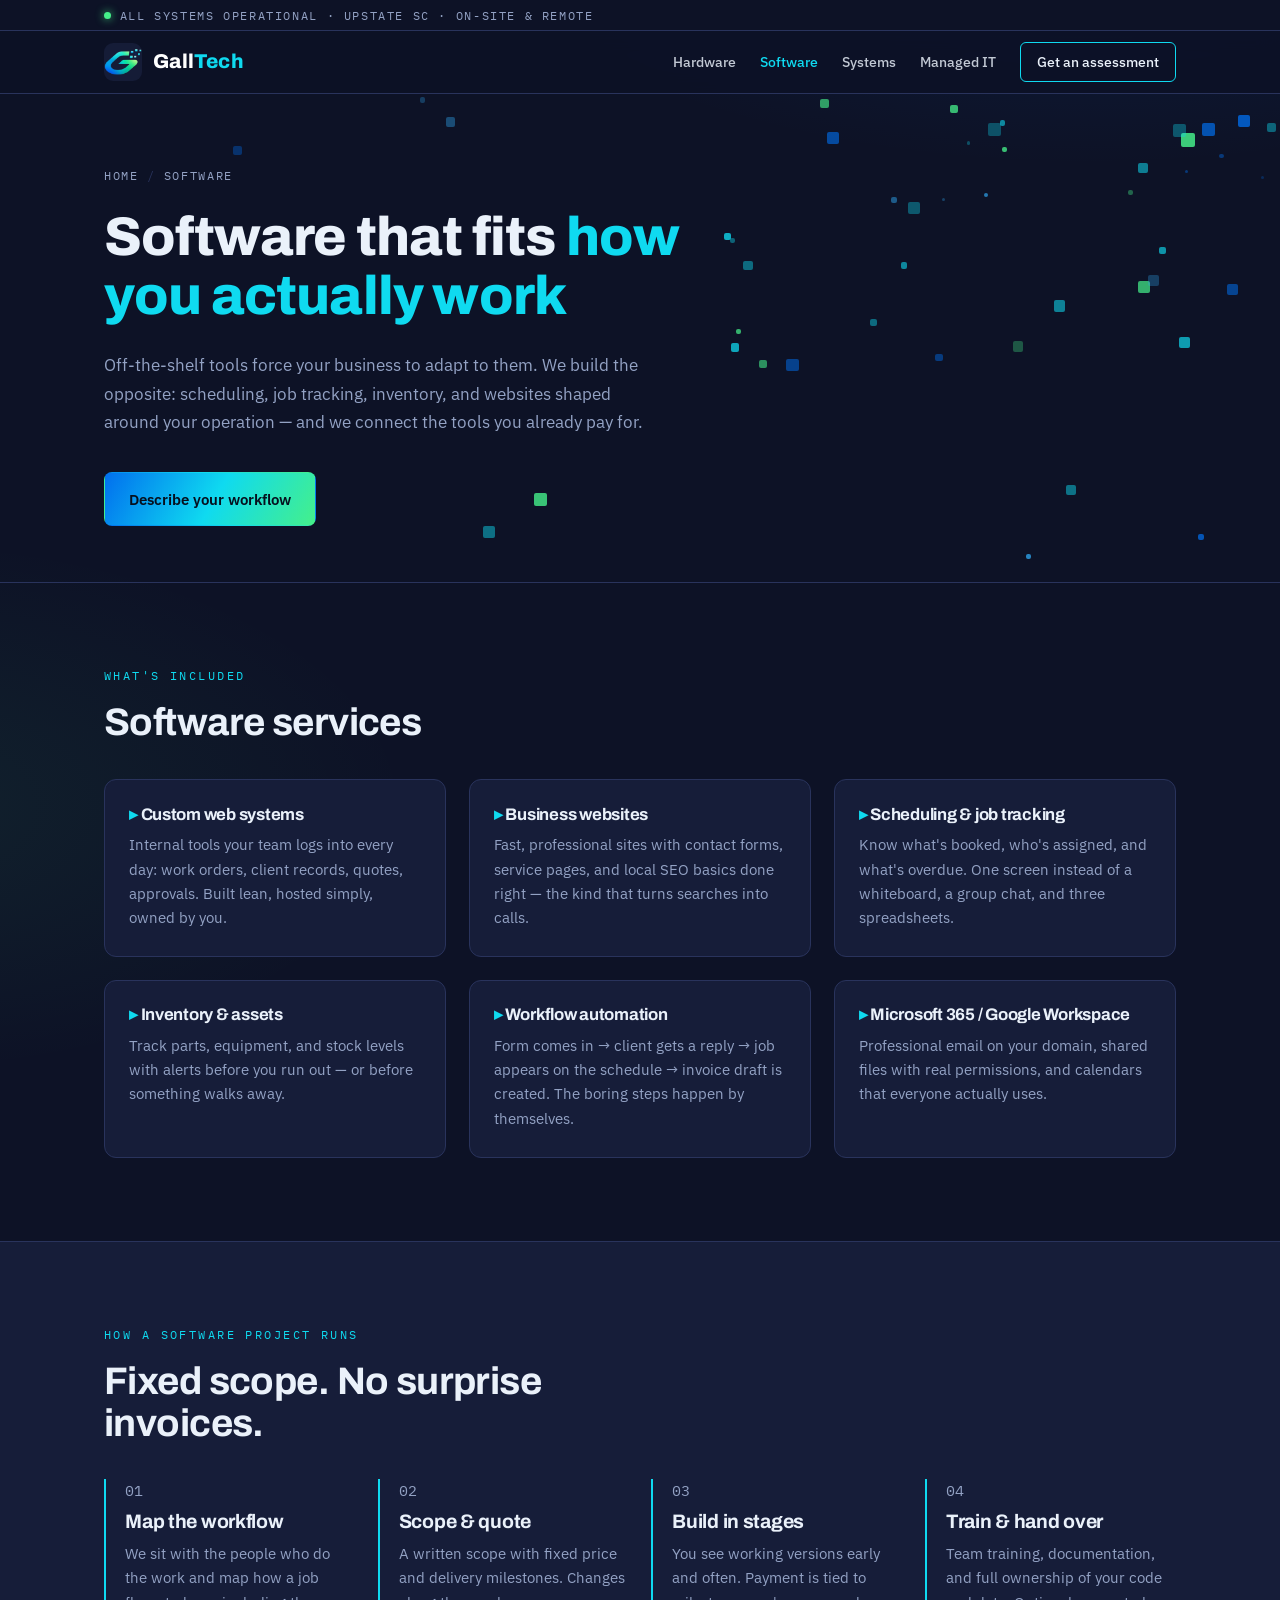
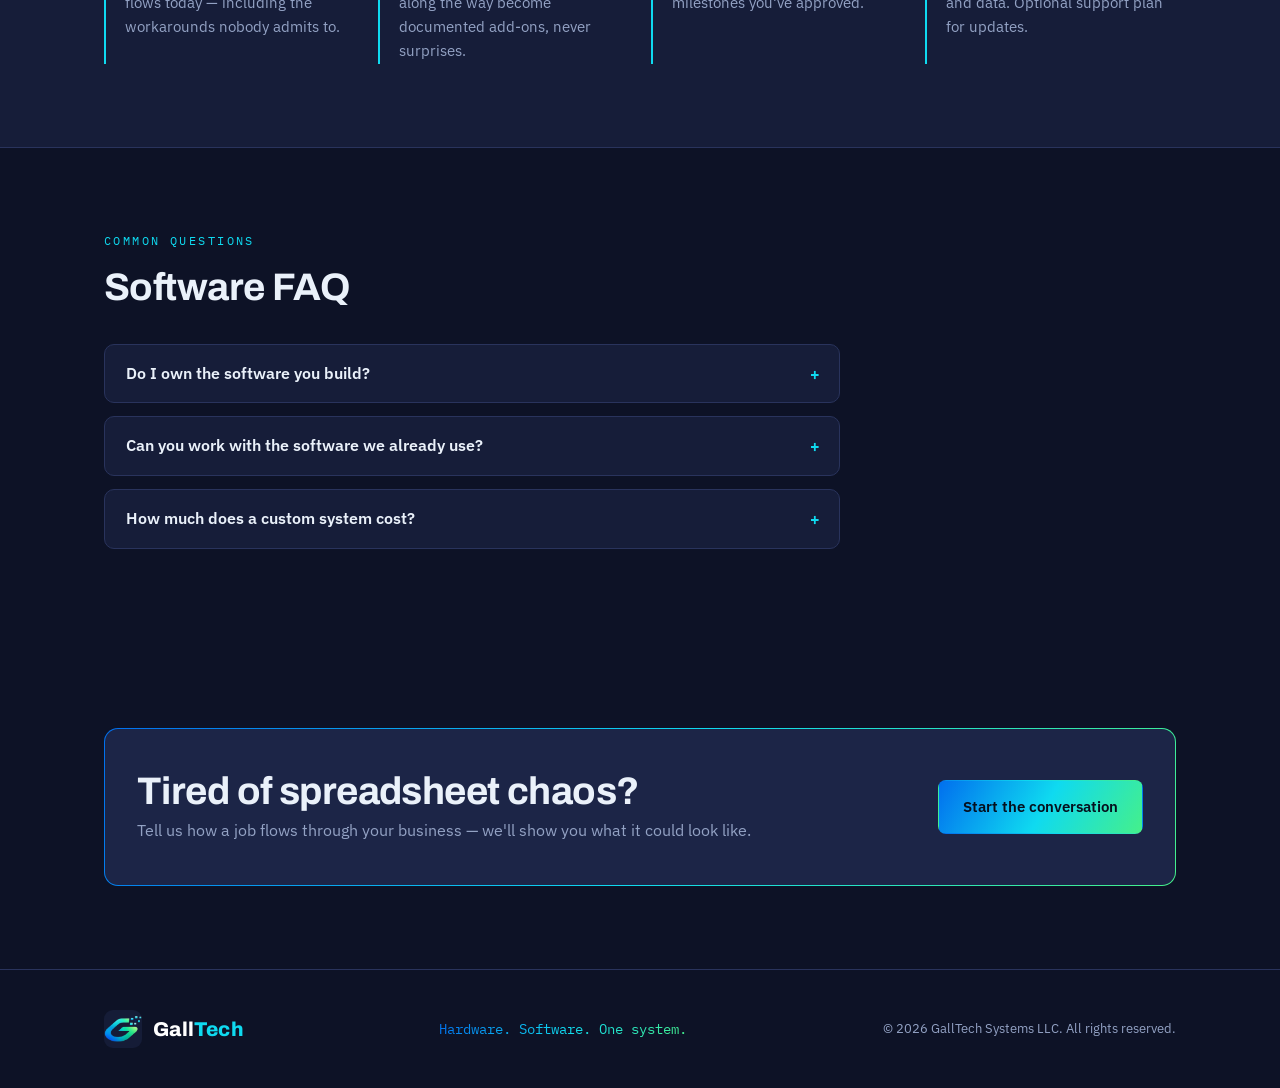
<file: software.html>
<!DOCTYPE html>
<html lang="en">
<head>
  <meta charset="UTF-8">
  <meta name="viewport" content="width=device-width, initial-scale=1.0">
  <title>Software Services — GallTech</title>
  <meta name="description" content="Custom web systems, business websites, workflow automation, and integrations. GallTech builds software that fits how your business actually works.">
  <link rel="icon" href="assets/logo.png">
  <link rel="preconnect" href="https://fonts.googleapis.com">
  <link rel="preconnect" href="https://fonts.gstatic.com" crossorigin>
  <link href="https://fonts.googleapis.com/css2?family=Archivo:wght@500;700;800&family=IBM+Plex+Sans:wght@400;500;600&family=IBM+Plex+Mono:wght@400;500&display=swap" rel="stylesheet">
  <link rel="stylesheet" href="styles.css">
</head>
<body data-accent="cyan">

  <div class="status-strip">
    <div class="status-inner">
      <span class="dot" aria-hidden="true"></span>
      <span>ALL SYSTEMS OPERATIONAL · UPSTATE SC · ON-SITE &amp; REMOTE</span>
    </div>
  </div>

  <header class="nav" id="top">
    <div class="nav-inner">
      <a href="index.html" class="brand" aria-label="GallTech home">
        <img src="assets/logo.png" alt="GallTech logo">
        <span class="brand-name">Gall<span>Tech</span></span>
      </a>
      <nav class="nav-links" id="navLinks" aria-label="Main navigation">
        <a href="hardware.html">Hardware</a>
        <a href="software.html" aria-current="page">Software</a>
        <a href="business-systems.html">Systems</a>
        <a href="managed-it.html">Managed IT</a>
        <a href="index.html#contact" class="nav-cta">Get an assessment</a>
      </nav>
      <button class="nav-toggle" id="navToggle" aria-expanded="false" aria-controls="navLinks" aria-label="Open menu">
        <span></span><span></span><span></span>
      </button>
    </div>
  </header>

  <section class="page-hero">
    <div class="pixel-field" aria-hidden="true"></div>
    <div class="hero-inner">
      <p class="crumb"><a href="index.html">HOME</a><span class="sep">/</span>SOFTWARE</p>
      <h1>Software that fits <span class="accent-word">how you actually work</span></h1>
      <p class="hero-sub">Off-the-shelf tools force your business to adapt to them. We build the opposite: scheduling, job tracking, inventory, and websites shaped around your operation — and we connect the tools you already pay for.</p>
      <div class="hero-actions">
        <a href="index.html#contact" class="btn btn-primary">Describe your workflow</a>
      </div>
    </div>
  </section>

  <section class="section">
    <div class="section-inner">
      <p class="eyebrow">WHAT'S INCLUDED</p>
      <h2>Software services</h2>
      <div class="detail-grid">
        <article class="detail reveal">
          <h3>Custom web systems</h3>
          <p>Internal tools your team logs into every day: work orders, client records, quotes, approvals. Built lean, hosted simply, owned by you.</p>
        </article>
        <article class="detail reveal">
          <h3>Business websites</h3>
          <p>Fast, professional sites with contact forms, service pages, and local SEO basics done right — the kind that turns searches into calls.</p>
        </article>
        <article class="detail reveal">
          <h3>Scheduling &amp; job tracking</h3>
          <p>Know what's booked, who's assigned, and what's overdue. One screen instead of a whiteboard, a group chat, and three spreadsheets.</p>
        </article>
        <article class="detail reveal">
          <h3>Inventory &amp; assets</h3>
          <p>Track parts, equipment, and stock levels with alerts before you run out — or before something walks away.</p>
        </article>
        <article class="detail reveal">
          <h3>Workflow automation</h3>
          <p>Form comes in → client gets a reply → job appears on the schedule → invoice draft is created. The boring steps happen by themselves.</p>
        </article>
        <article class="detail reveal">
          <h3>Microsoft 365 / Google Workspace</h3>
          <p>Professional email on your domain, shared files with real permissions, and calendars that everyone actually uses.</p>
        </article>
      </div>
    </div>
  </section>

  <section class="section section-alt">
    <div class="section-inner">
      <p class="eyebrow">HOW A SOFTWARE PROJECT RUNS</p>
      <h2>Fixed scope. No surprise invoices.</h2>
      <ol class="steps">
        <li class="step reveal">
          <p class="step-num">01</p>
          <h3>Map the workflow</h3>
          <p>We sit with the people who do the work and map how a job flows today — including the workarounds nobody admits to.</p>
        </li>
        <li class="step reveal">
          <p class="step-num">02</p>
          <h3>Scope &amp; quote</h3>
          <p>A written scope with fixed price and delivery milestones. Changes along the way become documented add-ons, never surprises.</p>
        </li>
        <li class="step reveal">
          <p class="step-num">03</p>
          <h3>Build in stages</h3>
          <p>You see working versions early and often. Payment is tied to milestones you've approved.</p>
        </li>
        <li class="step reveal">
          <p class="step-num">04</p>
          <h3>Train &amp; hand over</h3>
          <p>Team training, documentation, and full ownership of your code and data. Optional support plan for updates.</p>
        </li>
      </ol>
    </div>
  </section>

  <section class="section">
    <div class="section-inner">
      <p class="eyebrow">COMMON QUESTIONS</p>
      <h2>Software FAQ</h2>
      <div class="faq">
        <details class="reveal">
          <summary>Do I own the software you build?</summary>
          <p>Yes. Code, database, and hosting accounts are yours. If we ever part ways, you keep everything and any developer can take over.</p>
        </details>
        <details class="reveal">
          <summary>Can you work with the software we already use?</summary>
          <p>Usually, yes — most modern tools have APIs or export options. Connecting existing tools is often cheaper than replacing them, and we'll tell you when that's the case.</p>
        </details>
        <details class="reveal">
          <summary>How much does a custom system cost?</summary>
          <p>Every system is quoted by scope after we map your workflow. You always get the full price in writing before anything is built — no hourly surprises.</p>
        </details>
      </div>
    </div>
  </section>

  <section class="section">
    <div class="section-inner">
      <div class="cta-banner reveal">
        <div>
          <h2>Tired of spreadsheet chaos?</h2>
          <p>Tell us how a job flows through your business — we'll show you what it could look like.</p>
        </div>
        <a href="index.html#contact" class="btn btn-primary">Start the conversation</a>
      </div>
    </div>
  </section>

  <footer class="footer">
    <div class="footer-inner">
      <a href="index.html" class="brand" aria-label="GallTech home">
        <img src="assets/logo.png" alt="GallTech logo">
        <span class="brand-name">Gall<span>Tech</span></span>
      </a>
      <p class="mono">Hardware. Software. One system.</p>
      <p class="footer-copy">&copy; 2026 GallTech Systems LLC. All rights reserved.</p>
    </div>
  </footer>

  <script src="script.js"></script>
</body>
</html>
</file>
<file: styles.css>
/* ============================================================
   GALLTECH — design system (palette extracted from official logo)
   Navy #161D39 · Deep #0D1226 · Blue #016FEE · Cyan #0FDAF0
   Green #45F08A · Gradient: blue → cyan → green
   Type: Archivo (display) · IBM Plex Sans (body) · IBM Plex Mono (utility)
   ============================================================ */

:root {
  --deep: #0D1226;
  --navy: #161D39;
  --navy-soft: #1C2547;
  --line: #29335C;
  --blue: #016FEE;
  --cyan: #0FDAF0;
  --green: #45F08A;
  --text: #EAF1FA;
  --muted: #93A2C4;
  --grad: linear-gradient(120deg, #016FEE 0%, #0FDAF0 52%, #45F08A 100%);
  --accent: var(--cyan);            /* overridden per page */
  --display: "Archivo", sans-serif;
  --body: "IBM Plex Sans", sans-serif;
  --mono: "IBM Plex Mono", monospace;
  --max: 1120px;
}

/* Per-page accent (set via <body data-accent="...">) */
body[data-accent="blue"]  { --accent: #4A9DF8; }
body[data-accent="cyan"]  { --accent: #0FDAF0; }
body[data-accent="green"] { --accent: #45F08A; }

* { margin: 0; padding: 0; box-sizing: border-box; }

html { scroll-behavior: smooth; }

body {
  font-family: var(--body);
  color: var(--text);
  background:
    radial-gradient(1100px 500px at 85% -5%, rgba(1, 111, 238, 0.14), transparent 60%),
    radial-gradient(900px 450px at -10% 30%, rgba(69, 240, 138, 0.07), transparent 60%),
    var(--deep);
  line-height: 1.65;
  -webkit-font-smoothing: antialiased;
}

h1, h2, h3 {
  font-family: var(--display);
  line-height: 1.08;
  letter-spacing: -0.015em;
}

h1 { font-size: clamp(2.5rem, 6vw, 4.2rem); font-weight: 800; }
h2 { font-size: clamp(1.7rem, 3.4vw, 2.4rem); font-weight: 700; margin-bottom: 2.2rem; max-width: 24ch; }
h3 { font-size: 1.22rem; font-weight: 700; margin-bottom: 0.6rem; }

.grad-text {
  background: var(--grad);
  -webkit-background-clip: text;
  background-clip: text;
  color: transparent;
}

.mono { font-family: var(--mono); font-size: 0.85rem; }

.eyebrow {
  font-family: var(--mono);
  font-size: 0.76rem;
  letter-spacing: 0.2em;
  color: var(--accent);
  margin-bottom: 1rem;
}

a { color: inherit; }

:focus-visible { outline: 2px solid var(--cyan); outline-offset: 3px; }

/* ===== NAV ===== */
.nav {
  position: sticky;
  top: 0;
  z-index: 50;
  background: rgba(13, 18, 38, 0.88);
  backdrop-filter: blur(10px);
  border-bottom: 1px solid var(--line);
}

.nav-inner {
  max-width: var(--max);
  margin: 0 auto;
  padding: 0.7rem 1.5rem;
  display: flex;
  align-items: center;
  justify-content: space-between;
  gap: 1rem;
}

.brand {
  display: flex;
  align-items: center;
  gap: 0.7rem;
  text-decoration: none;
}

.brand img {
  width: 38px;
  height: 38px;
  border-radius: 9px;
  display: block;
}

.brand-name {
  font-family: var(--display);
  font-weight: 800;
  font-size: 1.25rem;
  letter-spacing: 0.01em;
  color: #FFFFFF;
}
.brand-name span { color: var(--cyan); }

.nav-links { display: flex; align-items: center; gap: 1.5rem; }

.nav-links a {
  color: var(--text);
  text-decoration: none;
  font-size: 0.9rem;
  font-weight: 500;
  opacity: 0.82;
  transition: opacity 0.2s, color 0.2s;
}
.nav-links a:hover { opacity: 1; color: var(--cyan); }
.nav-links a[aria-current="page"] { color: var(--accent); opacity: 1; }

.nav-cta {
  border: 1px solid var(--cyan);
  padding: 0.42rem 1rem;
  border-radius: 6px;
  opacity: 1 !important;
}
.nav-cta:hover { background: var(--cyan); color: var(--deep) !important; }

.nav-toggle {
  display: none;
  flex-direction: column;
  gap: 5px;
  background: none;
  border: none;
  cursor: pointer;
  padding: 6px;
}
.nav-toggle span {
  width: 24px; height: 2px;
  background: var(--text);
  transition: transform 0.25s, opacity 0.25s;
}
.nav-toggle[aria-expanded="true"] span:nth-child(1) { transform: translateY(7px) rotate(45deg); }
.nav-toggle[aria-expanded="true"] span:nth-child(2) { opacity: 0; }
.nav-toggle[aria-expanded="true"] span:nth-child(3) { transform: translateY(-7px) rotate(-45deg); }

/* ===== STATUS STRIP ===== */
.status-strip {
  font-family: var(--mono);
  font-size: 0.72rem;
  letter-spacing: 0.14em;
  color: var(--muted);
  border-bottom: 1px solid var(--line);
  background: var(--deep);
}
.status-strip .status-inner {
  max-width: var(--max);
  margin: 0 auto;
  padding: 0.35rem 1.5rem;
  display: flex;
  gap: 0.55rem;
  align-items: center;
}
.dot {
  width: 7px; height: 7px;
  border-radius: 50%;
  background: var(--green);
  box-shadow: 0 0 8px rgba(69, 240, 138, 0.9);
  animation: blink 2.4s ease-in-out infinite;
}
@keyframes blink { 50% { opacity: 0.35; } }

/* ===== HERO ===== */
.hero { position: relative; overflow: hidden; }

.pixel-field {
  position: absolute;
  inset: 0;
  pointer-events: none;
}
.pixel-field .px {
  position: absolute;
  border-radius: 2px;
  opacity: 0;
  animation: px-in 0.6s ease-out forwards, px-float 6s ease-in-out infinite alternate;
}
@keyframes px-in { to { opacity: var(--o, 0.8); } }
@keyframes px-float {
  from { transform: translateY(0); }
  to   { transform: translateY(-14px); }
}

.hero-inner {
  position: relative;
  max-width: var(--max);
  margin: 0 auto;
  padding: 6rem 1.5rem 4.5rem;
}

.hero-sub {
  max-width: 35rem;
  margin: 1.6rem 0 2.2rem;
  font-size: 1.08rem;
  color: var(--muted);
}

.hero-actions { display: flex; flex-wrap: wrap; gap: 1rem; }

.btn {
  display: inline-block;
  font-family: var(--body);
  font-weight: 600;
  font-size: 0.95rem;
  padding: 0.85rem 1.5rem;
  border-radius: 8px;
  text-decoration: none;
  border: 1px solid transparent;
  cursor: pointer;
  transition: filter 0.2s, border-color 0.2s, color 0.2s, background 0.2s;
}

.btn-primary {
  background: var(--grad);
  color: #06101E;
}
.btn-primary:hover { filter: brightness(1.12); }

.btn-ghost { border-color: var(--line); color: var(--text); }
.btn-ghost:hover { border-color: var(--cyan); color: var(--cyan); }

.hero-stats {
  list-style: none;
  display: flex;
  flex-wrap: wrap;
  gap: 2.5rem;
  margin-top: 3.2rem;
  padding-top: 1.8rem;
  border-top: 1px solid var(--line);
}
.hero-stats li { display: flex; flex-direction: column; }
.hero-stats strong {
  font-family: var(--display);
  font-size: 1.7rem;
  font-weight: 800;
  background: var(--grad);
  -webkit-background-clip: text;
  background-clip: text;
  color: transparent;
}
.hero-stats span {
  font-family: var(--mono);
  font-size: 0.74rem;
  color: var(--muted);
  max-width: 16ch;
}

/* ===== SECTIONS ===== */
.section { padding: 5.2rem 0; }
.section-inner { max-width: var(--max); margin: 0 auto; padding: 0 1.5rem; }
.section-alt { background: var(--navy); border-top: 1px solid var(--line); border-bottom: 1px solid var(--line); }

/* ===== SERVICE CARDS (home) ===== */
.cards {
  display: grid;
  grid-template-columns: repeat(auto-fit, minmax(250px, 1fr));
  gap: 1.4rem;
}

.card {
  position: relative;
  display: block;
  text-decoration: none;
  background: var(--navy);
  border: 1px solid var(--line);
  border-radius: 12px;
  padding: 1.8rem 1.5rem;
  transition: transform 0.25s, border-color 0.25s, box-shadow 0.25s;
}
.card::before {
  content: "";
  position: absolute;
  inset: 0 0 auto 0;
  height: 3px;
  border-radius: 12px 12px 0 0;
  background: var(--grad);
}
.card:hover {
  transform: translateY(-4px);
  border-color: rgba(15, 218, 240, 0.55);
  box-shadow: 0 14px 34px rgba(1, 111, 238, 0.22);
}

.card-label {
  font-family: var(--mono);
  font-size: 0.7rem;
  letter-spacing: 0.18em;
  color: var(--cyan);
  margin-bottom: 0.9rem;
}

.card p { font-size: 0.94rem; color: var(--muted); margin-bottom: 1rem; }

.card ul { list-style: none; }
.card li {
  font-size: 0.9rem;
  padding: 0.32rem 0 0.32rem 1.1rem;
  position: relative;
  color: var(--text);
}
.card li::before {
  content: "";
  position: absolute;
  left: 0; top: 0.75em;
  width: 6px; height: 6px;
  border-radius: 2px;
  background: var(--grad);
}

.card-more {
  margin-top: 1.2rem;
  font-family: var(--mono);
  font-size: 0.78rem;
  color: var(--cyan);
}

/* ===== TIERS ===== */
.tiers {
  display: grid;
  grid-template-columns: repeat(auto-fit, minmax(260px, 1fr));
  gap: 1.4rem;
}

.tier {
  border: 1px solid var(--line);
  background: var(--deep);
  border-radius: 12px;
  padding: 1.8rem 1.5rem;
}
.tier p { font-size: 0.95rem; color: var(--muted); }

.tier-note {
  margin-top: 1.2rem;
  font-family: var(--mono);
  font-size: 0.74rem !important;
  color: var(--cyan) !important;
}

.tier-featured {
  border: 1px solid transparent;
  background:
    linear-gradient(var(--navy-soft), var(--navy-soft)) padding-box,
    var(--grad) border-box;
}

.tier-flag {
  font-family: var(--mono);
  font-size: 0.7rem !important;
  letter-spacing: 0.18em;
  color: var(--green) !important;
  margin-bottom: 0.8rem;
}

/* ===== PROCESS ===== */
.steps {
  list-style: none;
  display: grid;
  grid-template-columns: repeat(auto-fit, minmax(220px, 1fr));
  gap: 1.4rem;
}
.step { border-left: 2px solid var(--accent); padding-left: 1.2rem; }
.step-num {
  font-family: var(--mono);
  font-size: 0.8rem;
  color: var(--accent);
  margin-bottom: 0.5rem;
}
.step p { font-size: 0.92rem; color: var(--muted); }

/* ===== PAGE HERO (service pages) ===== */
.page-hero {
  position: relative;
  overflow: hidden;
  border-bottom: 1px solid var(--line);
}
.page-hero .hero-inner { padding: 4.5rem 1.5rem 3.5rem; }
.page-hero h1 { font-size: clamp(2.2rem, 5vw, 3.4rem); max-width: 18ch; }
.page-hero .accent-word { color: var(--accent); }

.crumb {
  font-family: var(--mono);
  font-size: 0.76rem;
  letter-spacing: 0.14em;
  color: var(--muted);
  margin-bottom: 1.4rem;
}
.crumb a { color: var(--muted); text-decoration: none; }
.crumb a:hover { color: var(--cyan); }
.crumb .sep { margin: 0 0.5rem; color: var(--line); }

/* ===== DETAIL BLOCKS (service pages) ===== */
.detail-grid {
  display: grid;
  grid-template-columns: repeat(auto-fit, minmax(280px, 1fr));
  gap: 1.4rem;
}

.detail {
  background: var(--navy);
  border: 1px solid var(--line);
  border-radius: 12px;
  padding: 1.6rem 1.5rem;
}
.detail h3 { font-size: 1.05rem; }
.detail h3::before {
  content: "▸ ";
  color: var(--accent);
}
.detail p { font-size: 0.92rem; color: var(--muted); }

/* ===== FAQ ===== */
.faq { max-width: 46rem; }
.faq details {
  border: 1px solid var(--line);
  border-radius: 10px;
  background: var(--navy);
  margin-bottom: 0.8rem;
  overflow: hidden;
}
.faq summary {
  cursor: pointer;
  padding: 1rem 1.3rem;
  font-weight: 600;
  font-size: 0.98rem;
  list-style: none;
  position: relative;
}
.faq summary::-webkit-details-marker { display: none; }
.faq summary::after {
  content: "+";
  position: absolute;
  right: 1.2rem;
  color: var(--accent);
  font-family: var(--mono);
}
.faq details[open] summary::after { content: "–"; }
.faq details p {
  padding: 0 1.3rem 1.1rem;
  font-size: 0.92rem;
  color: var(--muted);
}

/* ===== CTA BANNER ===== */
.cta-banner {
  border: 1px solid transparent;
  background:
    linear-gradient(var(--navy-soft), var(--navy-soft)) padding-box,
    var(--grad) border-box;
  border-radius: 14px;
  padding: 2.6rem 2rem;
  display: flex;
  flex-wrap: wrap;
  align-items: center;
  justify-content: space-between;
  gap: 1.5rem;
}
.cta-banner h2 { margin-bottom: 0.3rem; }
.cta-banner p { color: var(--muted); }

/* ===== ABOUT ===== */
.about-grid {
  display: grid;
  grid-template-columns: 1fr 1.2fr;
  gap: 3rem;
  align-items: start;
}
.about-grid h2 { margin-bottom: 0; }
.about-copy p { margin-bottom: 1.2rem; color: var(--muted); font-size: 1.02rem; }

/* ===== CONTACT ===== */
.contact-grid {
  display: grid;
  grid-template-columns: 1fr 1.1fr;
  gap: 3.5rem;
  align-items: start;
}
.contact-sub { color: var(--muted); margin-bottom: 2rem; max-width: 30rem; }
.contact-line { color: var(--cyan); margin-bottom: 0.5rem; }

.contact-form { display: flex; flex-direction: column; gap: 1.1rem; }

.contact-form label {
  display: flex;
  flex-direction: column;
  gap: 0.4rem;
  font-family: var(--mono);
  font-size: 0.76rem;
  letter-spacing: 0.06em;
  color: var(--muted);
}

.contact-form input,
.contact-form textarea {
  font-family: var(--body);
  font-size: 1rem;
  color: var(--text);
  background: var(--navy);
  border: 1px solid var(--line);
  border-radius: 8px;
  padding: 0.75rem 0.9rem;
  transition: border-color 0.2s, box-shadow 0.2s;
}
.contact-form input:focus,
.contact-form textarea:focus {
  outline: none;
  border-color: var(--cyan);
  box-shadow: 0 0 0 3px rgba(15, 218, 240, 0.15);
}
.contact-form textarea { resize: vertical; }

.form-status {
  font-family: var(--mono);
  font-size: 0.82rem;
  color: var(--green);
  min-height: 1.2em;
}

/* ===== FOOTER ===== */
.footer {
  border-top: 1px solid var(--line);
  background: var(--deep);
  padding: 2.5rem 0;
  color: var(--muted);
}
.footer-inner {
  max-width: var(--max);
  margin: 0 auto;
  padding: 0 1.5rem;
  display: flex;
  flex-wrap: wrap;
  align-items: center;
  gap: 1.5rem;
  justify-content: space-between;
}
.footer .mono { background: var(--grad); -webkit-background-clip: text; background-clip: text; color: transparent; }
.footer-copy { font-size: 0.82rem; }

/* ===== REVEAL ===== */
.reveal {
  opacity: 0;
  transform: translateY(16px);
  transition: opacity 0.5s ease-out, transform 0.5s ease-out;
}
.reveal.visible { opacity: 1; transform: none; }

/* ===== REDUCED MOTION ===== */
@media (prefers-reduced-motion: reduce) {
  html { scroll-behavior: auto; }
  .reveal { opacity: 1; transform: none; transition: none; }
  .pixel-field .px { animation: none; opacity: var(--o, 0.6); }
  .dot { animation: none; }
}

/* ===== RESPONSIVE ===== */
@media (max-width: 860px) {
  .about-grid, .contact-grid { grid-template-columns: 1fr; gap: 2rem; }
}

@media (max-width: 760px) {
  .nav-toggle { display: flex; }

  .nav-links {
    display: none;
    position: absolute;
    top: 100%;
    left: 0; right: 0;
    flex-direction: column;
    align-items: flex-start;
    gap: 0;
    background: var(--deep);
    border-bottom: 1px solid var(--line);
    padding: 0.5rem 1.5rem 1.2rem;
  }
  .nav-links.open { display: flex; }
  .nav-links a { padding: 0.7rem 0; width: 100%; }
  .nav-cta { margin-top: 0.6rem; text-align: center; }

  .hero-inner { padding: 4rem 1.5rem 3.2rem; }
  .hero-stats { gap: 1.5rem; }
  .section { padding: 4rem 0; }
}
</file>
